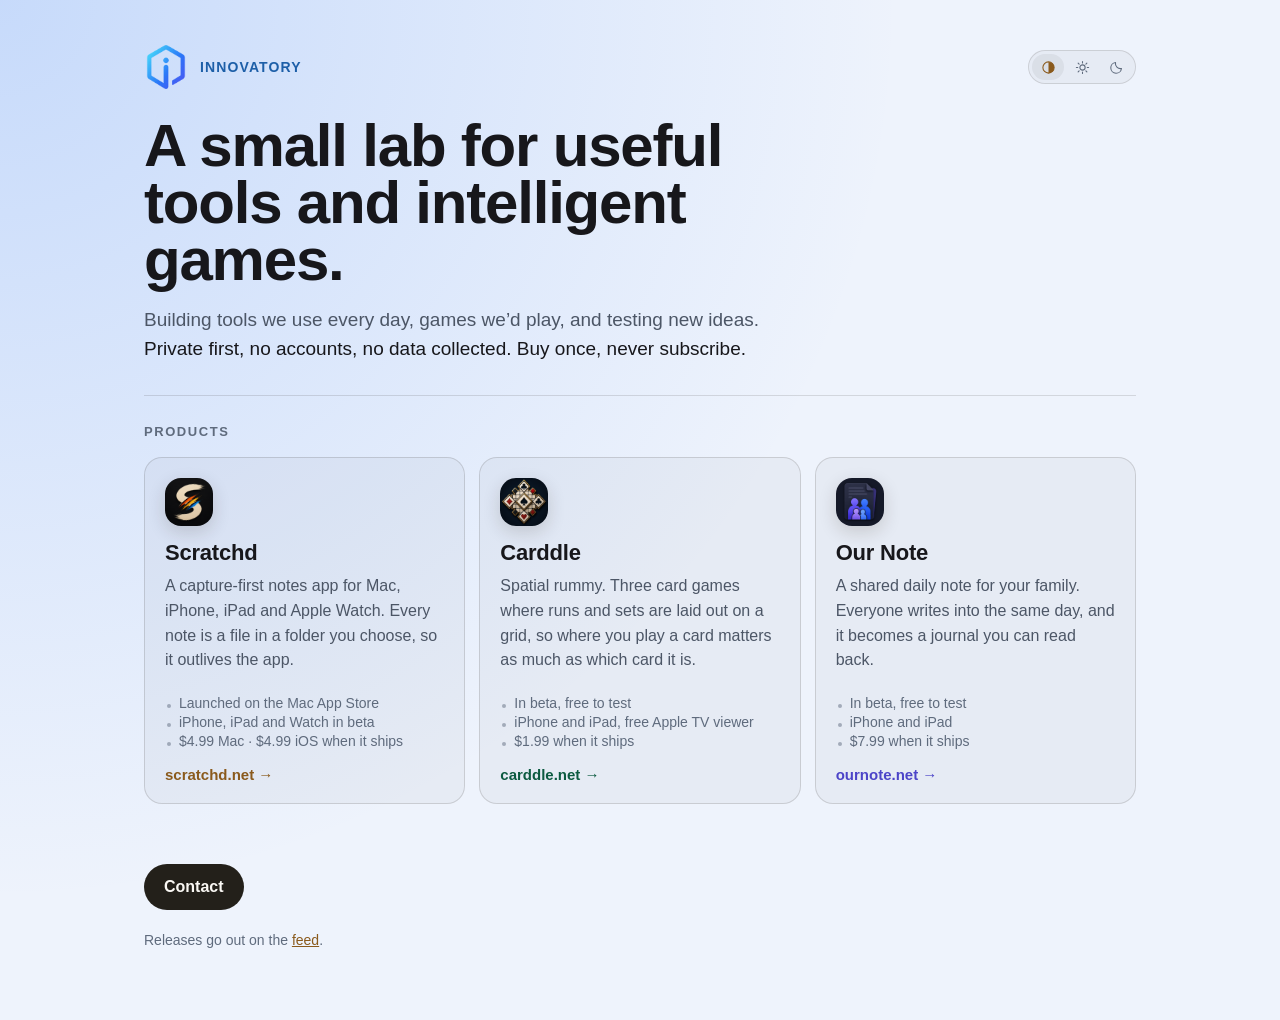
<file: index.html>
<!DOCTYPE html>
<html lang="en">
<head>
  <meta charset="UTF-8" />
  <meta name="viewport" content="width=device-width, initial-scale=1.0" />
  <title>Innovatory</title>
  <meta name="description" content="A small lab for useful tools and intelligent games. Private first, no accounts, no data collected. Buy once, never subscribe." />
  <link rel="icon" href="assets/logo-64.png" type="image/png" />
  <link rel="apple-touch-icon" href="assets/logo-256.png" />
  <link rel="stylesheet" href="styles.css" />
  <meta name="theme-color" content="#0b1224" />
  <script src="theme.js"></script>
  <link rel="alternate" type="application/rss+xml" title="Innovatory" href="feed.xml" />

  <meta property="og:type" content="website" />
  <meta property="og:title" content="Innovatory" />
  <meta property="og:description" content="A small lab for useful tools and intelligent games. Private first, no accounts, no data collected. Buy once, never subscribe." />
  <meta property="og:url" content="https://innovatory.xyz/" />
  <meta property="og:image" content="https://innovatory.xyz/assets/og.jpg" />
  <meta property="og:image:width" content="1200" />
  <meta property="og:image:height" content="630" />
  <meta name="twitter:card" content="summary_large_image" />
</head>
<body>
  <main>
    <header class="masthead">
      <img src="assets/logo-128.png" alt="" class="mark" width="44" height="44" />
      <p class="eyebrow">Innovatory</p>
      <span class="theme-mount" data-theme-mount></span>
    </header>

    <h1>A small lab for useful tools and intelligent games.</h1>
    <p class="subtitle">
      Building tools we use every day, games we&rsquo;d play, and testing new ideas.
      <span class="pf">Private first, no accounts, no data collected. Buy once, never subscribe.</span>
    </p>

    <section class="products" aria-labelledby="products-heading">
      <h2 id="products-heading">Products</h2>

      <a class="product-card p-scratchd" href="https://scratchd.net/">
        <img src="assets/scratchd/icon-256.png" alt="" class="product-icon" width="72" height="72" loading="lazy" />
        <div class="product-body">
          <h3>Scratchd</h3>
          <p>A capture-first notes app for Mac, iPhone, iPad and Apple&nbsp;Watch. Every note is a file in a folder you choose, so it outlives the app.</p>
          <ul class="product-meta">
            <li>Launched on the Mac App&nbsp;Store</li>
            <li>iPhone, iPad and Watch in beta</li>
            <li>$4.99 Mac &middot; $4.99 iOS when it ships</li>
          </ul>
          <span class="product-link">scratchd.net<span aria-hidden="true"> &rarr;</span></span>
        </div>
      </a>

      <a class="product-card p-carddle" href="https://carddle.net/">
        <img src="assets/carddle/icon-256.png" alt="" class="product-icon" width="72" height="72" loading="lazy" />
        <div class="product-body">
          <h3>Carddle</h3>
          <p>Spatial rummy. Three card games where runs and sets are laid out on a grid, so where you play a card matters as much as which card it is.</p>
          <ul class="product-meta">
            <li>In beta, free to test</li>
            <li>iPhone and iPad, free Apple&nbsp;TV viewer</li>
            <li>$1.99 when it ships</li>
          </ul>
          <span class="product-link">carddle.net<span aria-hidden="true"> &rarr;</span></span>
        </div>
      </a>

      <a class="product-card p-ournote" href="https://ournote.net/">
        <img src="assets/ournote/icon-256.png" alt="" class="product-icon" width="72" height="72" loading="lazy" />
        <div class="product-body">
          <h3>Our Note</h3>
          <p>A shared daily note for your family. Everyone writes into the same day, and it becomes a journal you can read back.</p>
          <ul class="product-meta">
            <li>In beta, free to test</li>
            <li>iPhone and iPad</li>
            <li>$7.99 when it ships</li>
          </ul>
          <span class="product-link">ournote.net<span aria-hidden="true"> &rarr;</span></span>
        </div>
      </a>
    </section>

    <a href="mailto:hello@innovatory.xyz" class="button">Contact</a>
    <p class="feed-note">Releases go out on the <a href="feed.xml">feed</a>.</p>
  </main>
</body>
</html>
</file>
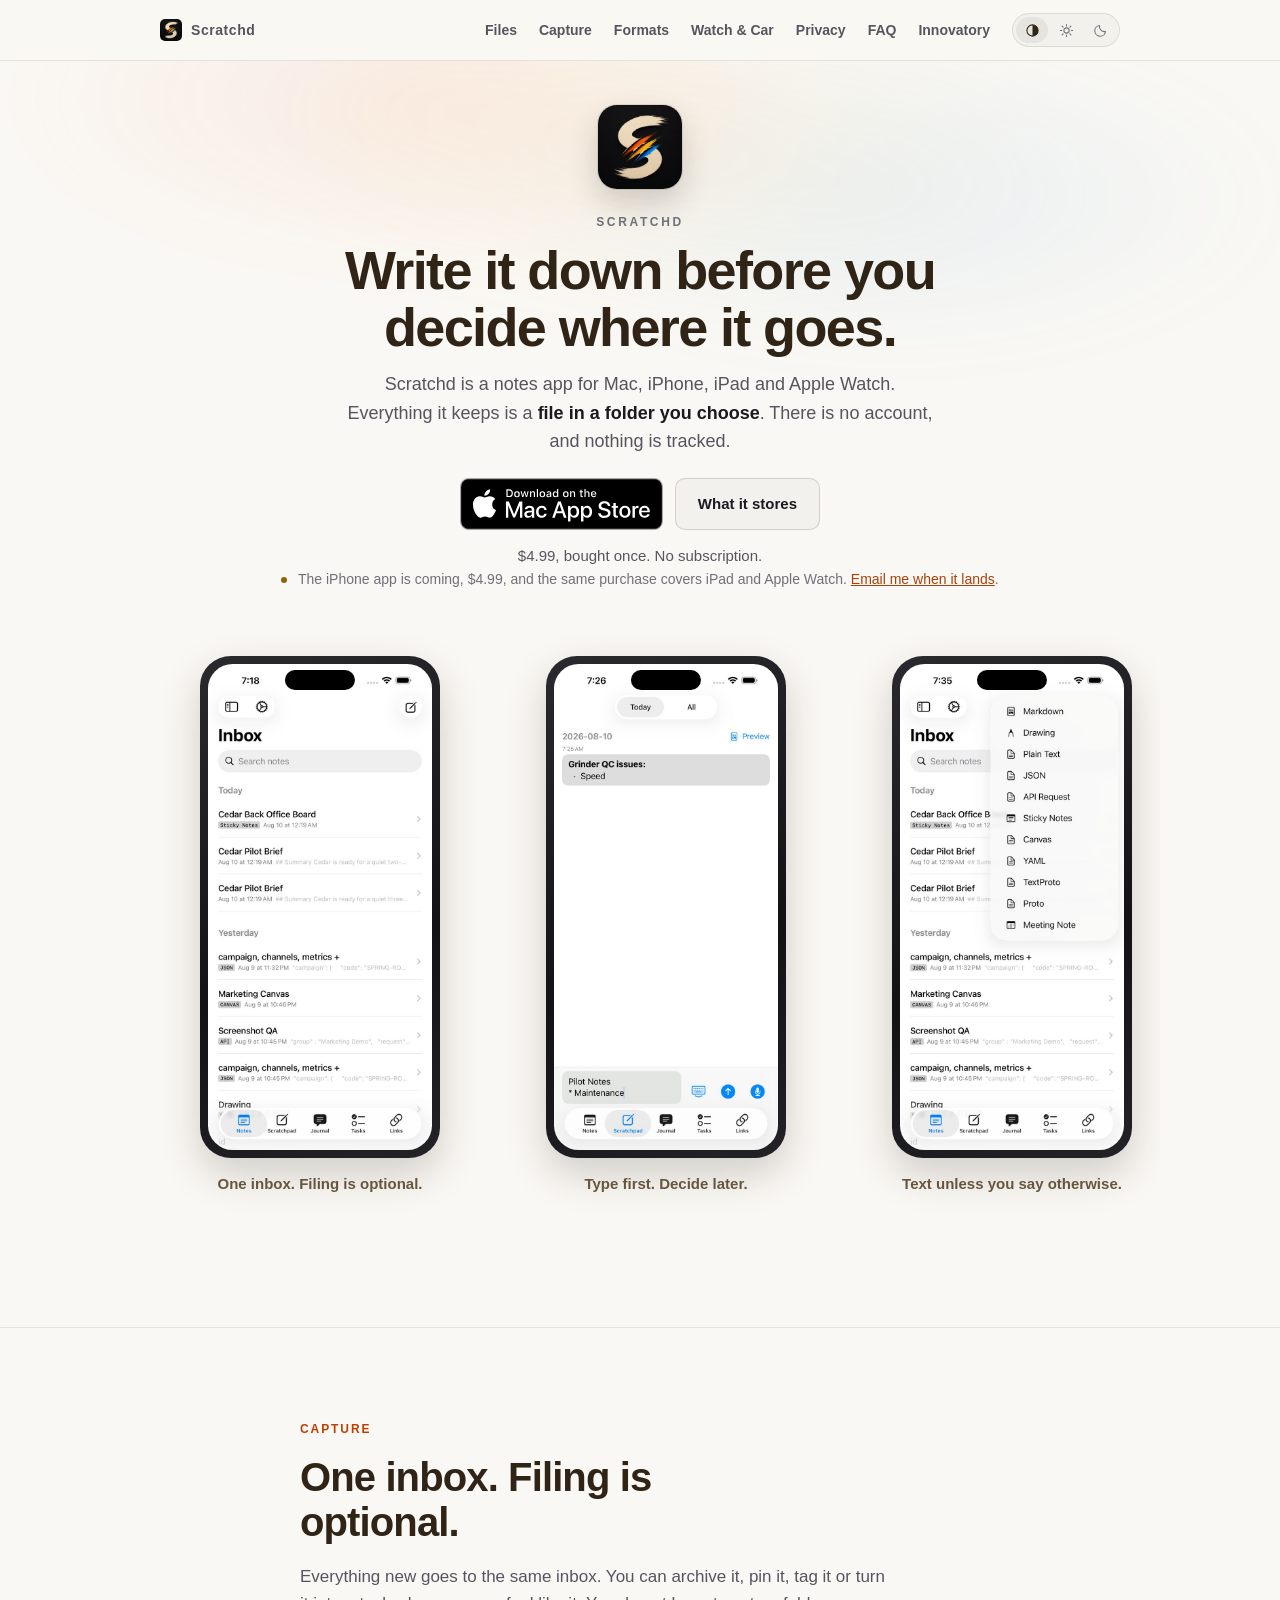
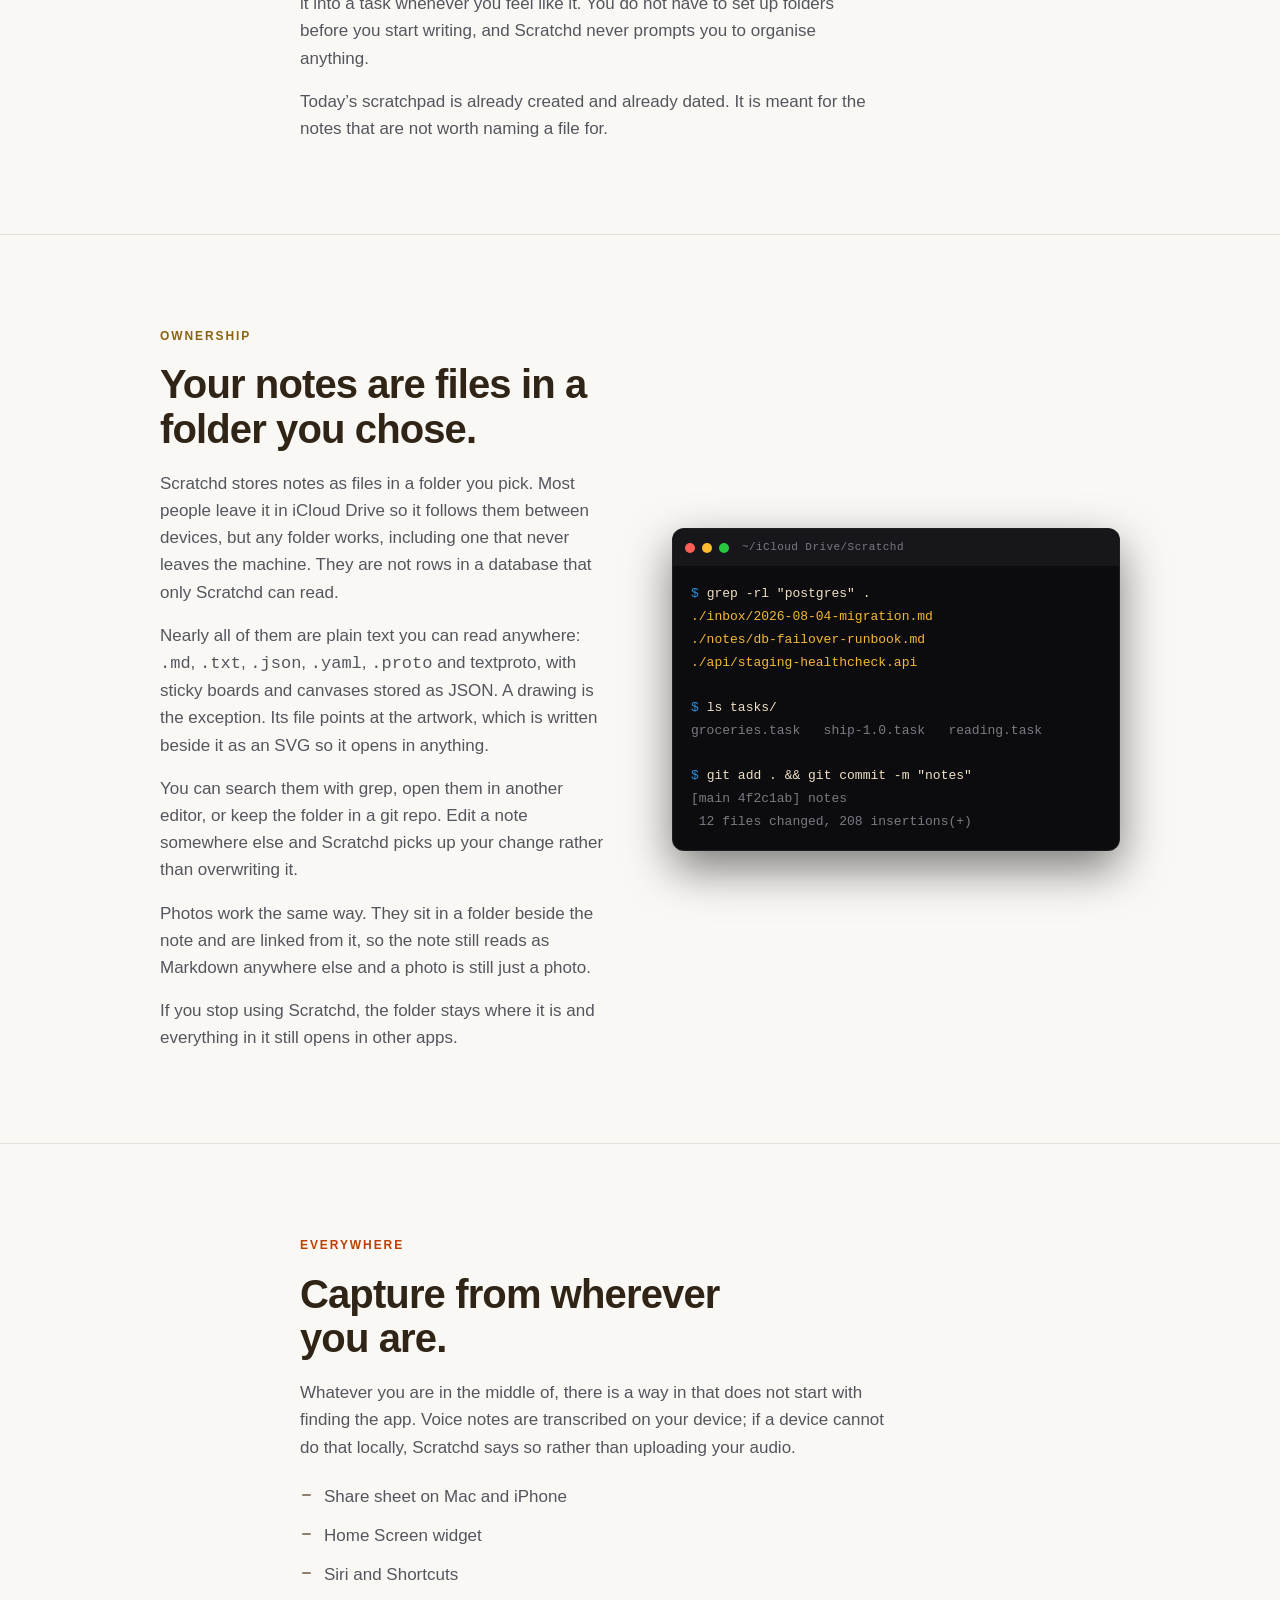
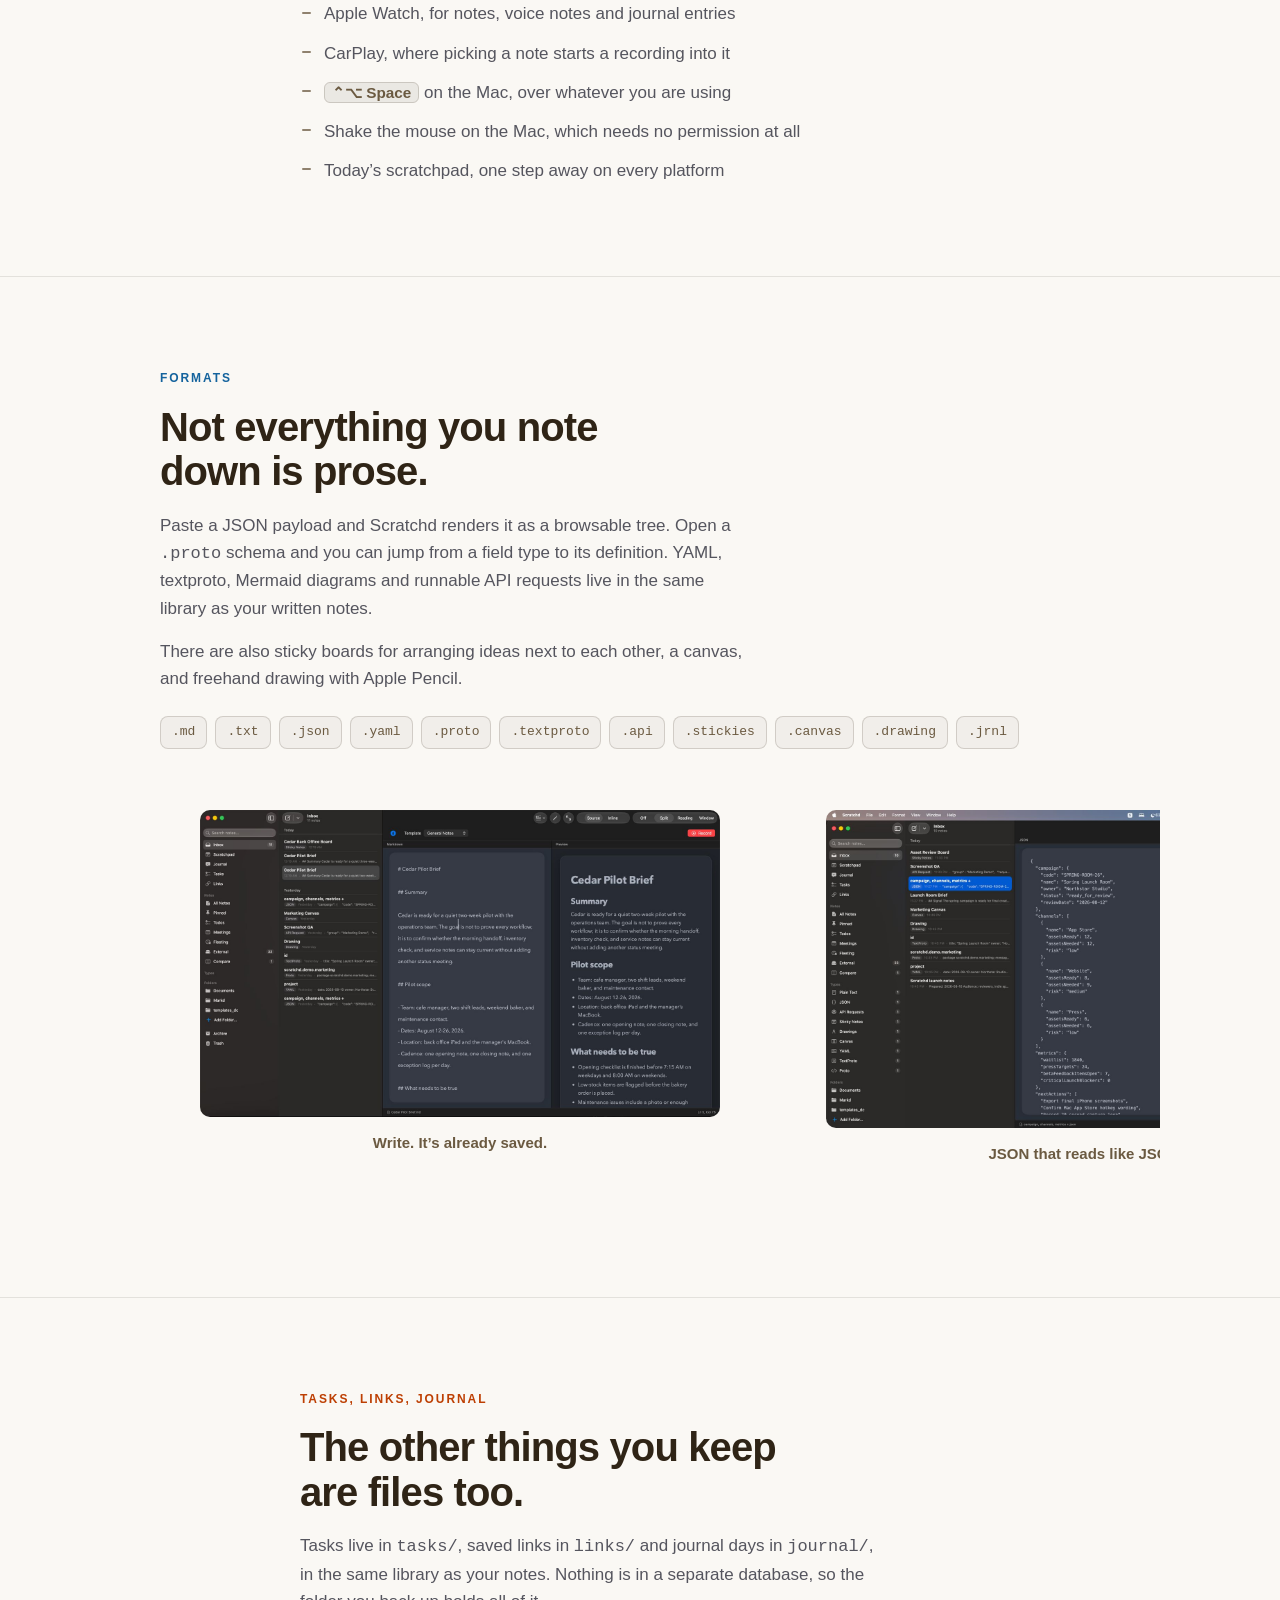
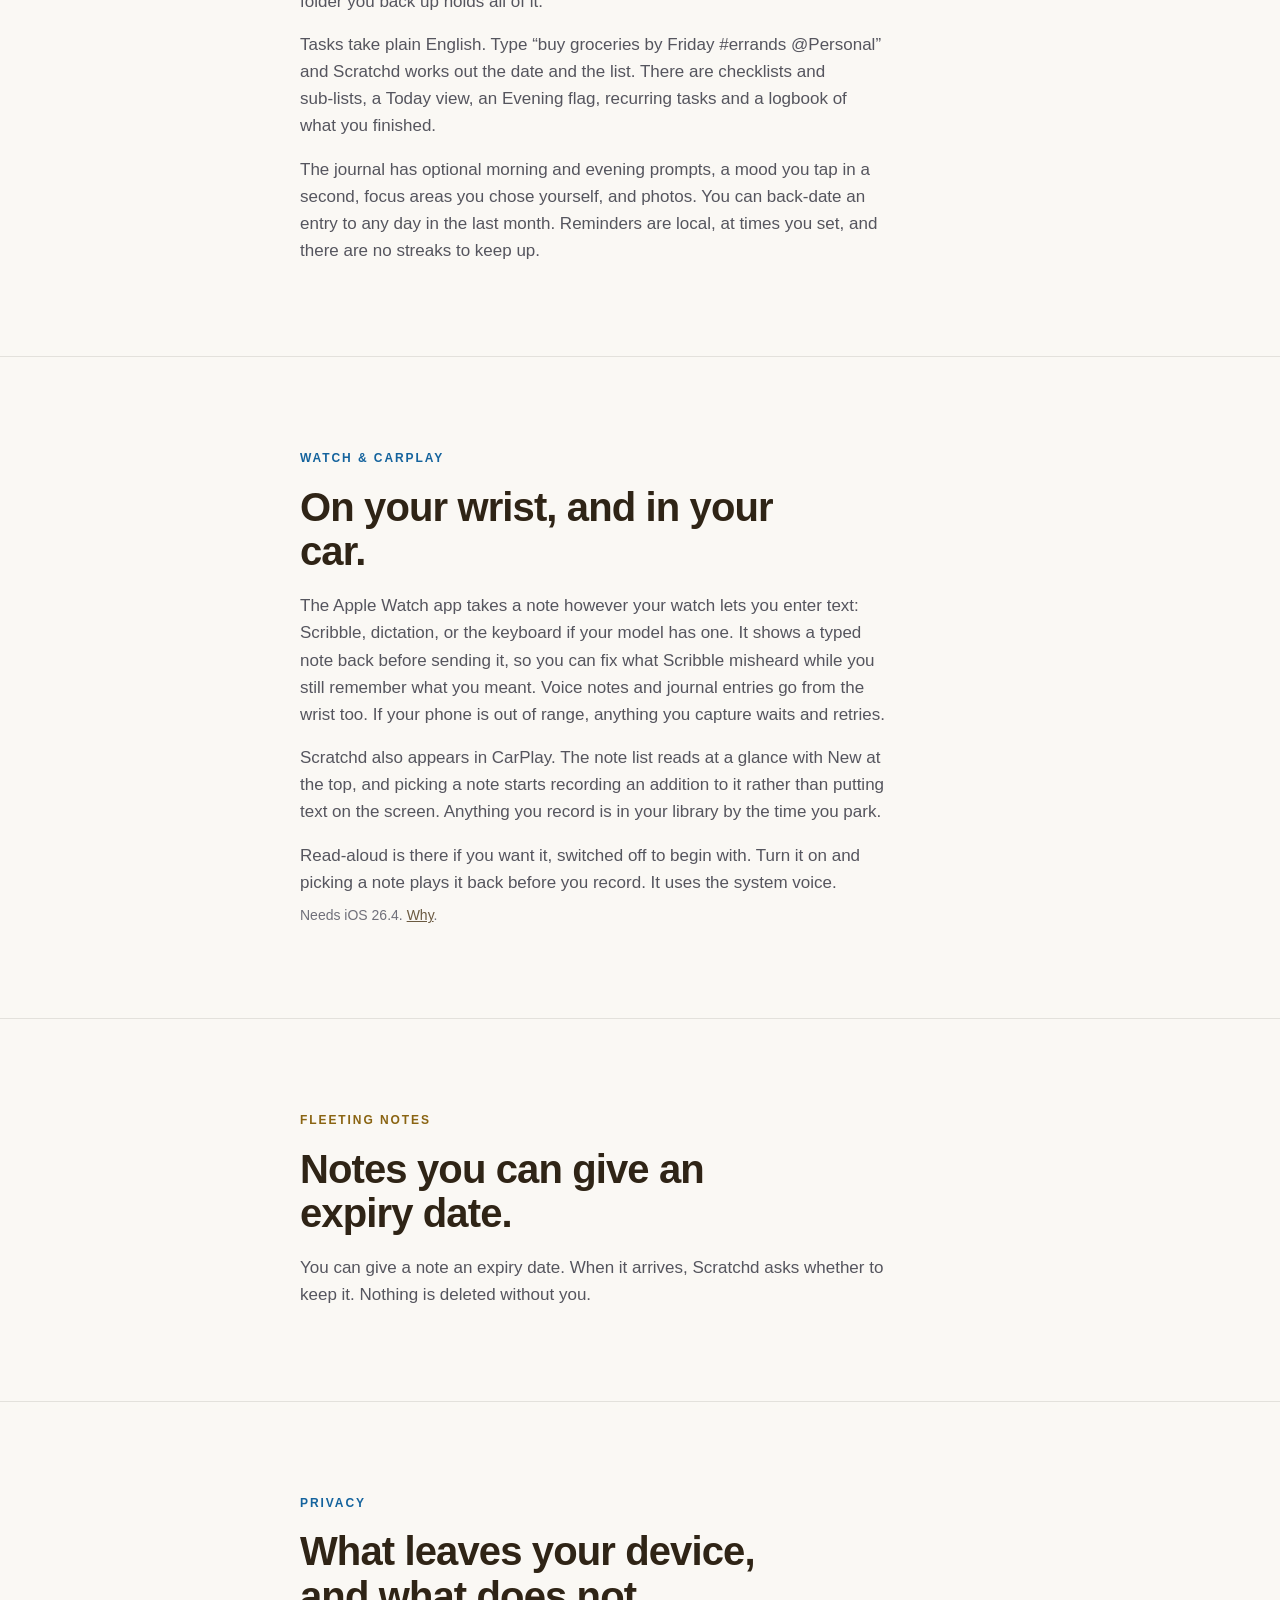
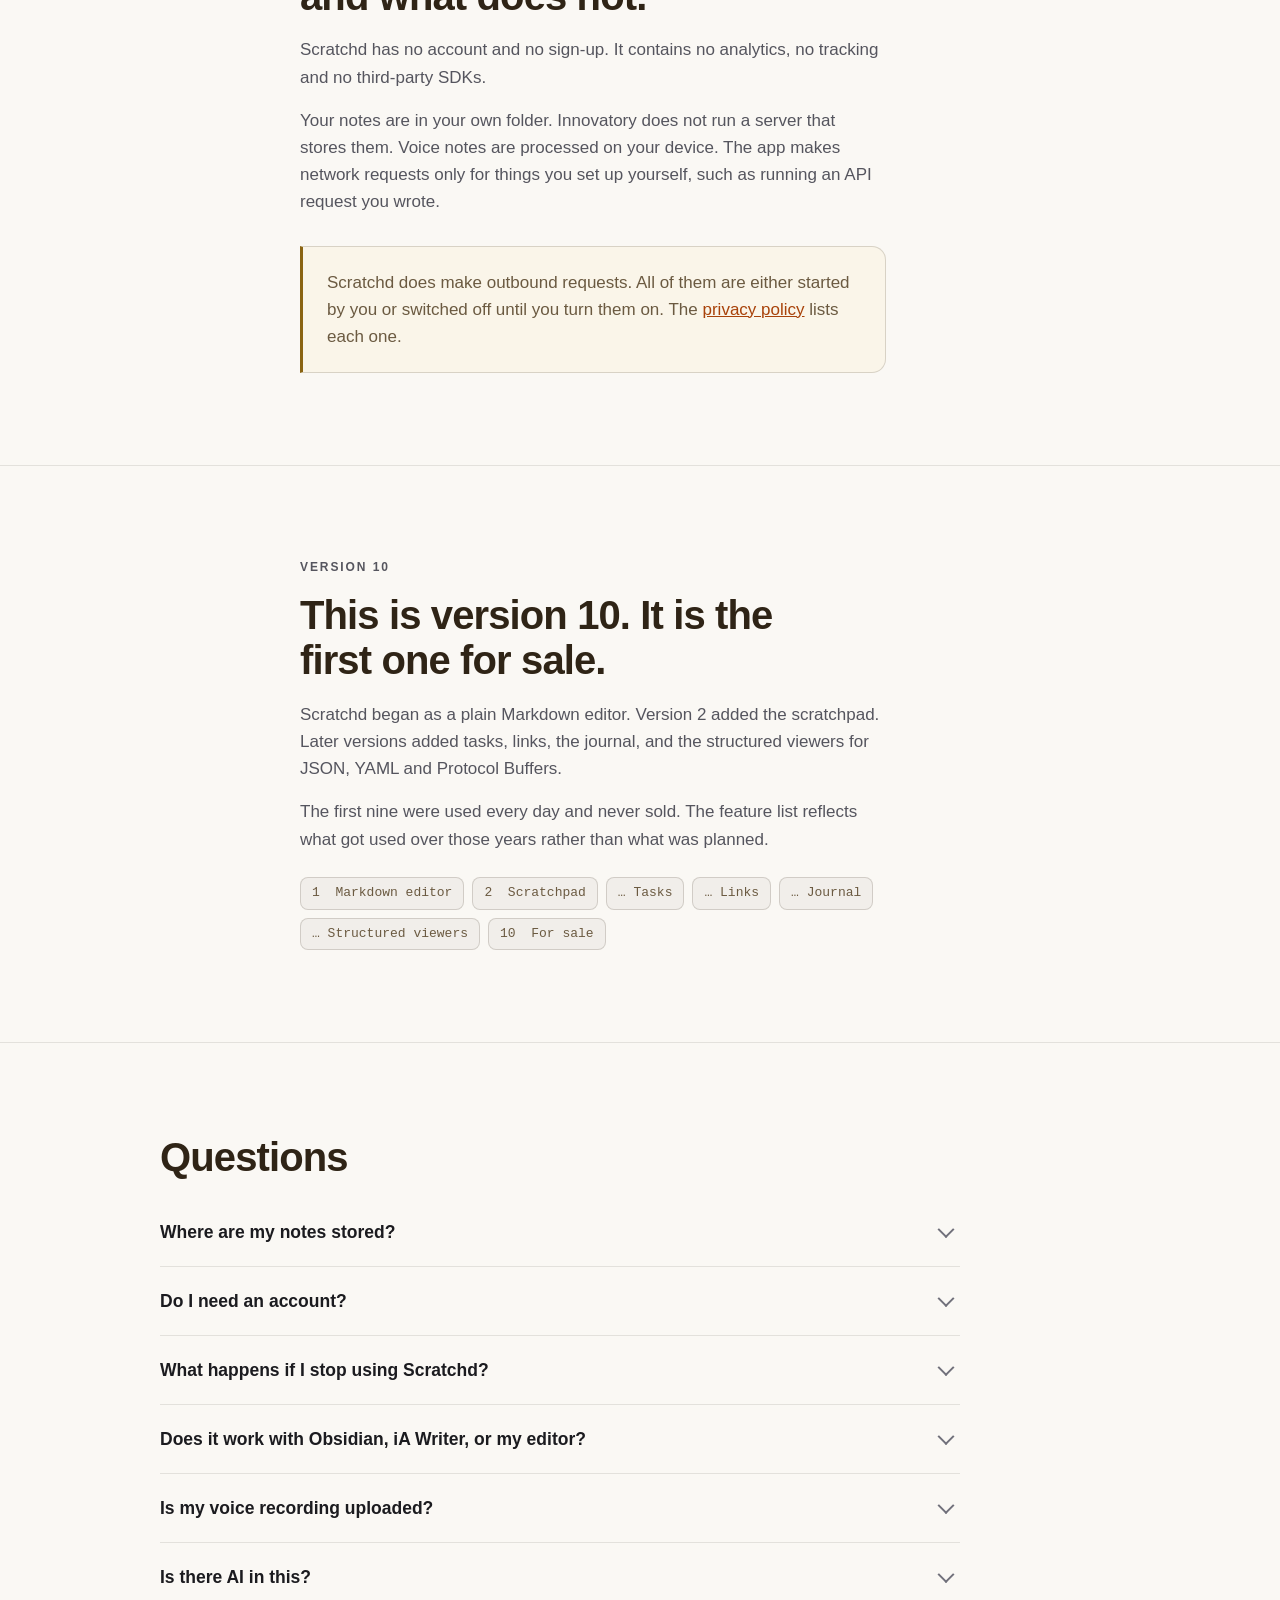
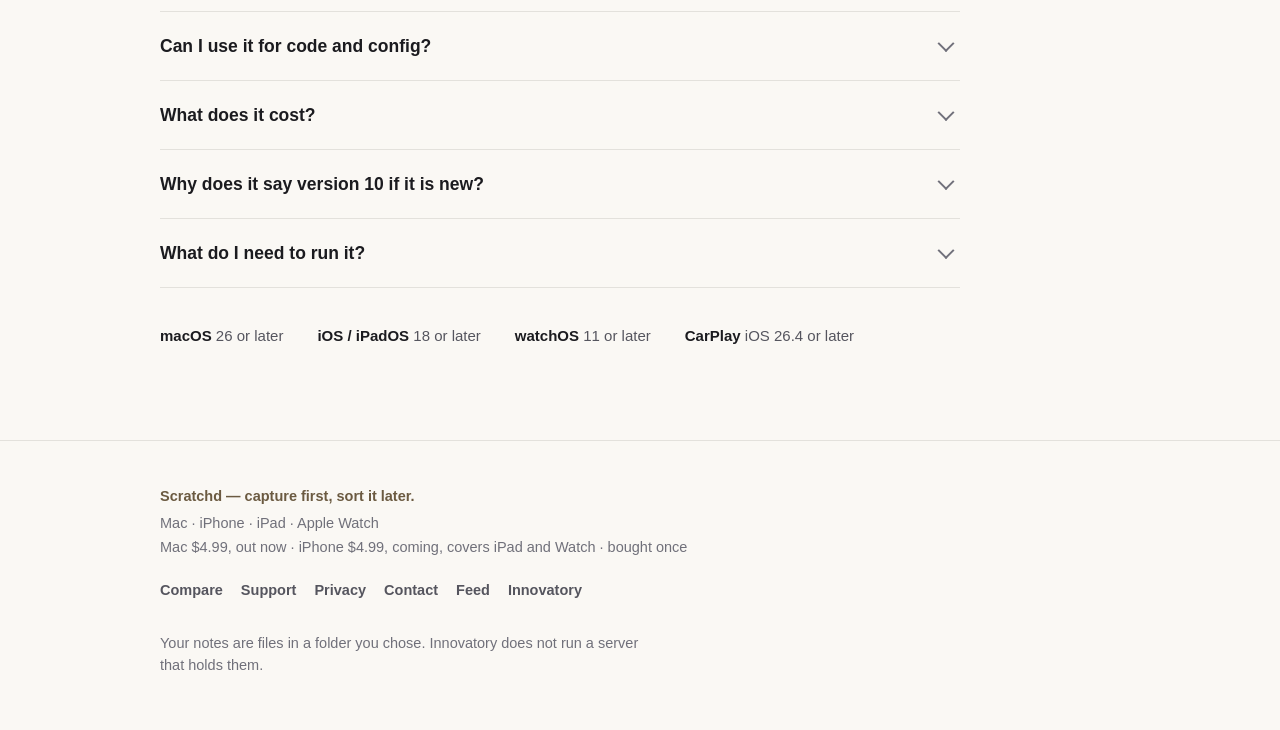
<file: scratchd/index.html>
<!DOCTYPE html>
<html lang="en">
<head>
  <meta charset="UTF-8" />
  <meta name="viewport" content="width=device-width, initial-scale=1.0" />
  <title>Scratchd — capture first, sort it later</title>
  <meta name="description" content="Scratchd is a notes app for Mac, iPhone, iPad and Apple Watch. Everything it keeps is a file in a folder you choose. No account, no tracking." />
  <!-- Canonical points at scratchd.net: this page and the copy there are
       identical, and scratchd.net is the one that should rank. -->
  <link rel="canonical" href="https://scratchd.net/" />
  <link rel="icon" href="../assets/scratchd/icon-128.png" type="image/png" />
  <link rel="apple-touch-icon" href="../assets/scratchd/icon-256.png" />
  <link rel="stylesheet" href="scratchd.css" />
  <meta name="theme-color" content="#09090b" />
  <script src="../theme.js"></script>
  <link rel="alternate" type="application/rss+xml" title="Innovatory" href="../feed.xml" />

  <meta property="og:type" content="website" />
  <meta property="og:title" content="Scratchd — capture first, sort it later" />
  <meta property="og:description" content="A notes app for Mac, iPhone, iPad and Apple Watch. Everything it keeps is a file in a folder you choose." />
  <meta property="og:url" content="https://innovatory.xyz/scratchd/" />
  <meta property="og:image" content="https://innovatory.xyz/assets/scratchd/og.jpg" />
  <meta property="og:image:width" content="1200" />
  <meta property="og:image:height" content="630" />
  <meta name="twitter:card" content="summary_large_image" />

  <script type="application/ld+json">
  {
    "@context": "https://schema.org",
    "@type": "SoftwareApplication",
    "name": "Scratchd",
    "applicationCategory": "ProductivityApplication",
    "operatingSystem": "macOS 26, iOS 18, watchOS 11",
    "url": "https://innovatory.xyz/scratchd/",
    "offers": {
      "@type": "Offer",
      "priceCurrency": "USD",
      "price": "4.99",
      "availability": "https://schema.org/InStock",
      "url": "https://apps.apple.com/app/id6792511673"
    },
    "author": { "@type": "Organization", "name": "Innovatory", "url": "https://innovatory.xyz/" }
  }
  </script>
  <!-- FAQ structured data: regenerate with scripts/faq-schema.py -->
  <script type="application/ld+json">
  {
    "@context": "https://schema.org",
    "@type": "FAQPage",
    "mainEntity": [
      {
        "@type": "Question",
        "name": "Where are my notes stored?",
        "acceptedAnswer": {
          "@type": "Answer",
          "text": "In a folder you choose, as ordinary files. The default is a folder in your iCloud Drive, but you can point Scratchd anywhere, including a folder that stays on one machine. Open it in Finder or the Files app and the notes are just there."
        }
      },
      {
        "@type": "Question",
        "name": "Do I need an account?",
        "acceptedAnswer": {
          "@type": "Answer",
          "text": "No. There is nothing to sign up for, and no Scratchd account exists to make. Syncing, if you want it, is your own iCloud Drive doing the work, so it follows from where you put the folder. Choose a folder outside iCloud Drive and nothing syncs; the notes stay on that device."
        }
      },
      {
        "@type": "Question",
        "name": "What happens if I stop using Scratchd?",
        "acceptedAnswer": {
          "@type": "Answer",
          "text": "You keep the folder. Plain text, Markdown and structured files such as JSON, YAML, .proto and textproto still open in other apps."
        }
      },
      {
        "@type": "Question",
        "name": "Does it work with Obsidian, iA Writer, or my editor?",
        "acceptedAnswer": {
          "@type": "Answer",
          "text": "Yes. Point another app at the same folder. Scratchd notices changes made outside it and picks them up."
        }
      },
      {
        "@type": "Question",
        "name": "Is my voice recording uploaded?",
        "acceptedAnswer": {
          "@type": "Answer",
          "text": "No. Voice notes require on-device speech recognition and Apple’s on-device models, and if those are not available Scratchd declines rather than falling back to a server."
        }
      },
      {
        "@type": "Question",
        "name": "Is there AI in this?",
        "acceptedAnswer": {
          "@type": "Answer",
          "text": "Two features use Apple’s on-device models: voice notes and the journal’s generated reflection. Both run on your device, on hardware and OS versions that support them, and neither is sent anywhere for processing. There is no chatbot."
        }
      },
      {
        "@type": "Question",
        "name": "Can I use it for code and config?",
        "acceptedAnswer": {
          "@type": "Answer",
          "text": "Yes, and that is much of why it exists. JSON, YAML, .proto and textproto get real previews, and .proto gets a schema viewer with go-to-definition."
        }
      },
      {
        "@type": "Question",
        "name": "What does it cost?",
        "acceptedAnswer": {
          "@type": "Answer",
          "text": "There are two apps. The Mac app is $4.99. The iPhone app is $4.99 and covers iPad and Apple Watch as well, so there is nothing further to buy for those. A bundle covering both at $8.99 is planned, and can only appear on the App Store once both apps are live. You buy it once. There is no subscription and no in-app purchase."
        }
      },
      {
        "@type": "Question",
        "name": "Why does it say version 10 if it is new?",
        "acceptedAnswer": {
          "@type": "Answer",
          "text": "Because it is the tenth version. It is the first one that has been for sale. It started as a plain Markdown editor and gained a scratchpad, tasks, links, a journal and the structured viewers over the versions since."
        }
      },
      {
        "@type": "Question",
        "name": "What do I need to run it?",
        "acceptedAnswer": {
          "@type": "Answer",
          "text": "macOS 26, iOS 18, watchOS 11. Two features need more: CarPlay requires iOS 26.4, and voice notes plus the journal’s generated reflection require a device that supports Apple Intelligence."
        }
      }
    ]
  }
  </script>
  <!-- end FAQ structured data -->
</head>
<body>
  <a class="skip" href="#main">Skip to content</a>

  <nav class="nav">
    <div class="wrap nav-inner">
      <a class="nav-home" href="./">
        <img src="../assets/scratchd/icon-128.png" alt="" width="22" height="22" style="border-radius:5px" />
        <span class="nav-word">Scratchd</span>
      </a>
      <div class="nav-links">
        <a href="#files" class="optional">Files</a>
        <a href="#capture" class="optional">Capture</a>
        <a href="#formats" class="optional">Formats</a>
        <a href="#wrist-and-car" class="optional">Watch &amp; Car</a>
        <a href="#privacy">Privacy</a>
        <a href="#faq">FAQ</a>
        <a href="../" class="optional">Innovatory</a>
        <span class="theme-mount" data-theme-mount></span>
      </div>
    </div>
  </nav>

  <main id="main">

    <!-- ============ HERO ============ -->
    <header class="hero">
      <div class="wrap">
        <img src="../assets/scratchd/icon-256.png" alt="Scratchd app icon" class="app-icon" width="84" height="84" />
        <p class="wordmark">Scratchd</p>
        <h1>Write it down before you decide where it goes.</h1>
        <p class="hero-sub">
          Scratchd is a notes app for Mac, iPhone, iPad and Apple&nbsp;Watch. Everything it keeps is a
          <strong>file in a folder you choose</strong>. There is no account, and nothing is tracked.
        </p>

        <div class="cta-row">
          <a class="store-badge" href="https://apps.apple.com/app/id6792511673">
            <img class="badge-black" src="../assets/scratchd/mac-app-store-badge-black.svg"
                 alt="Download on the Mac App Store" width="156" height="40" />
            <img class="badge-white" src="../assets/scratchd/mac-app-store-badge-white.svg"
                 alt="Download on the Mac App Store" width="156" height="40" />
          </a>
          <a class="btn btn-ghost" href="privacy/">
            What it stores
          </a>
        </div>
        <p class="price-note">$4.99, bought once. No subscription.</p>

        <p class="availability">
          <span class="dot" aria-hidden="true"></span>
          The iPhone app is coming, $4.99, and the same purchase covers iPad and Apple&nbsp;Watch.
          <a href="mailto:scratchd@innovatory.xyz?subject=Scratchd%20for%20iPhone&amp;body=Let%20me%20know%20when%20the%20iPhone%20app%20is%20out.">Email me when it lands</a>.
        </p>

      </div>
    </header>

    <!-- ============ IPHONE SHOTS ============ -->
    <section class="section tight" aria-label="Scratchd on iPhone">
      <div class="wrap">
        <div class="shots">

          <figure class="shot">
            <div class="phone"><div class="screen">
              <img src="../assets/scratchd/shots/iphone-01-inbox.jpg" alt="Inbox with mixed note types" width="660" height="1434" loading="lazy" />
            </div></div>
            <figcaption>One inbox. Filing is optional.</figcaption>
          </figure>

          <figure class="shot">
            <div class="phone"><div class="screen">
              <img src="../assets/scratchd/shots/iphone-02-capture.jpg" alt="Scratchpad with the jot field open" width="660" height="1434" loading="lazy" />
            </div></div>
            <figcaption>Type first. Decide later.</figcaption>
          </figure>

          <figure class="shot">
            <div class="phone"><div class="screen">
              <img src="../assets/scratchd/shots/iphone-03-types.jpg" alt="The new&#8209;note menu listing every note type" width="660" height="1434" loading="lazy" />
            </div></div>
            <figcaption>Text unless you say otherwise.</figcaption>
          </figure>

          <figure class="shot">
            <div class="phone"><div class="screen">
              <img src="../assets/scratchd/shots/iphone-04-editor.jpg" alt="Markdown note being edited" width="660" height="1434" loading="lazy" />
            </div></div>
            <figcaption>Write. It&rsquo;s already saved.</figcaption>
          </figure>

          <figure class="shot">
            <div class="phone"><div class="screen">
              <img src="../assets/scratchd/shots/iphone-05-photos-source.jpg" alt="Markdown source showing photos linked from an images folder" width="660" height="1434" loading="lazy" />
            </div></div>
            <figcaption>A photo is a link to a file.</figcaption>
          </figure>

          <figure class="shot">
            <div class="phone"><div class="screen">
              <img src="../assets/scratchd/shots/iphone-06-photos-preview.jpg" alt="The same note in preview, with the photos drawn inline" width="660" height="1434" loading="lazy" />
            </div></div>
            <figcaption>Preview draws it in place.</figcaption>
          </figure>

          <figure class="shot">
            <div class="phone"><div class="screen">
              <img src="../assets/scratchd/shots/iphone-07-json.jpg" alt="JSON rendered as a browsable tree" width="660" height="1434" loading="lazy" />
            </div></div>
            <figcaption>JSON that reads like JSON.</figcaption>
          </figure>

          <figure class="shot">
            <div class="phone"><div class="screen">
              <img src="../assets/scratchd/shots/iphone-08-tasks.jpg" alt="Tasks, natural&#8209;language entry" width="660" height="1434" loading="lazy" />
            </div></div>
            <figcaption>Plain English becomes a task.</figcaption>
          </figure>

          <figure class="shot">
            <div class="phone"><div class="screen">
              <img src="../assets/scratchd/shots/iphone-09-sticky.jpg" alt="Sticky note board" width="660" height="1434" loading="lazy" />
            </div></div>
            <figcaption>Room for the messy stage.</figcaption>
          </figure>

          <figure class="shot">
            <div class="phone"><div class="screen">
              <img src="../assets/scratchd/shots/iphone-10-journal.jpg" alt="Journal prompt with the mood picker" width="660" height="1434" loading="lazy" />
            </div></div>
            <figcaption>A journal that doesn&rsquo;t nag.</figcaption>
          </figure>

        </div>
      </div>
    </section>

    <!-- ============ INBOX ============ -->
    <section class="section" id="inbox">
      <div class="wrap narrow">
        <p class="kicker red">Capture</p>
        <h2>One inbox. Filing is optional.</h2>
        <p>
          Everything new goes to the same inbox. You can archive it, pin it, tag it or turn it into a
          task whenever you feel like it. You do not have to set up folders before you start writing,
          and Scratchd never prompts you to organise anything.
        </p>
        <p>
          Today&rsquo;s scratchpad is already created and already dated. It is meant for the notes that
          are not worth naming a file for.
        </p>
      </div>
    </section>

    <!-- ============ FILES ============ -->
    <section class="section" id="files">
      <div class="wrap split">
        <div>
          <p class="kicker gold">Ownership</p>
          <h2>Your notes are files in a folder you chose.</h2>
          <p>
            Scratchd stores notes as files in a folder you pick. Most people leave it in
            iCloud&nbsp;Drive so it follows them between devices, but any folder works, including one
            that never leaves the machine. They are not rows in a database that only Scratchd can read.
          </p>
          <p>
            Nearly all of them are plain text you can read anywhere: <code>.md</code>,
            <code>.txt</code>, <code>.json</code>, <code>.yaml</code>, <code>.proto</code> and
            textproto, with sticky boards and canvases stored as JSON. A drawing is the exception. Its
            file points at the artwork, which is written beside it as an SVG so it opens in anything.
          </p>
          <p>
            You can search them with grep, open them in another editor, or keep the folder in a git repo.
            Edit a note somewhere else and Scratchd picks up your change rather than overwriting it.
          </p>
          <p>
            Photos work the same way. They sit in a folder beside the note and are linked from it, so the
            note still reads as Markdown anywhere else and a photo is still just a photo.
          </p>
          <p>
            If you stop using Scratchd, the folder stays where it is and everything in it still opens in
            other apps.
          </p>
        </div>

        <div class="split-visual">
          <div class="term">
            <div class="term-bar"><i></i><i></i><i></i><span>~/iCloud Drive/Scratchd</span></div>
<pre><span class="p">$</span> <span class="c">grep -rl "postgres" .</span>
<span class="g">./inbox/2026-08-04-migration.md</span>
<span class="g">./notes/db-failover-runbook.md</span>
<span class="g">./api/staging-healthcheck.api</span>

<span class="p">$</span> <span class="c">ls tasks/</span>
<span class="dim">groceries.task   ship-1.0.task   reading.task</span>

<span class="p">$</span> <span class="c">git add . &amp;&amp; git commit -m "notes"</span>
<span class="dim">[main 4f2c1ab] notes
 12 files changed, 208 insertions(+)</span>
</pre>
          </div>
        </div>
      </div>
    </section>

    <!-- ============ CAPTURE ============ -->
    <section class="section" id="capture">
      <div class="wrap narrow">
        <p class="kicker red">Everywhere</p>
        <h2>Capture from wherever you are.</h2>
        <p>
          Whatever you are in the middle of, there is a way in that does not start with finding the app.
          Voice notes are transcribed on your device; if a device cannot do that locally, Scratchd says so
          rather than uploading your audio.
        </p>

        <ul class="bullets">
          <li>Share sheet on Mac and iPhone</li>
          <li>Home Screen widget</li>
          <li>Siri and Shortcuts</li>
          <li>Apple Watch, for notes, voice notes and journal entries</li>
          <li>CarPlay, where picking a note starts a recording into it</li>
          <li><kbd>&#8963;&#8997;&nbsp;Space</kbd> on the Mac, over whatever you are using</li>
          <li>Shake the mouse on the Mac, which needs no permission at all</li>
          <li>Today&rsquo;s scratchpad, one step away on every platform</li>
        </ul>
      </div>
    </section>

    <!-- ============ FORMATS ============ -->
    <section class="section" id="formats">
      <div class="wrap">
        <p class="kicker blue">Formats</p>
        <h2>Not everything you note down is prose.</h2>
        <p>
          Paste a JSON payload and Scratchd renders it as a browsable tree. Open a <code>.proto</code>
          schema and you can jump from a field type to its definition. YAML, textproto, Mermaid diagrams
          and runnable API requests live in the same library as your written notes.
        </p>
        <p>
          There are also sticky boards for arranging ideas next to each other, a canvas, and freehand
          drawing with Apple&nbsp;Pencil.
        </p>

        <ul class="chips">
          <li>.md</li><li>.txt</li><li>.json</li><li>.yaml</li>
          <li>.proto</li><li>.textproto</li><li>.api</li>
          <li>.stickies</li><li>.canvas</li><li>.drawing</li><li>.jrnl</li>
        </ul>

        <div class="shots" style="margin-top:40px">

          <figure class="shot wide">
            <div class="macshot">
              <img src="../assets/scratchd/shots/mac-01-editor.jpg" alt="Markdown editor beside the live preview" width="1500" height="886" loading="lazy" />
            </div>
            <figcaption>Write. It&rsquo;s already saved.</figcaption>
          </figure>

          <figure class="shot wide">
            <div class="macshot">
              <img src="../assets/scratchd/shots/mac-02-json.jpg" alt="JSON source beside the rendered tree" width="1500" height="916" loading="lazy" />
            </div>
            <figcaption>JSON that reads like JSON.</figcaption>
          </figure>

          <figure class="shot wide">
            <div class="macshot">
              <img src="../assets/scratchd/shots/mac-03-proto.jpg" alt="Proto schema viewer with go&#8209;to&#8209;definition" width="1500" height="885" loading="lazy" />
            </div>
            <figcaption>Jump through your schemas.</figcaption>
          </figure>

          <figure class="shot wide">
            <div class="macshot">
              <img src="../assets/scratchd/shots/mac-04-api.jpg" alt="API request beside its response" width="1500" height="883" loading="lazy" />
            </div>
            <figcaption>Run the request. Keep the response.</figcaption>
          </figure>

          <figure class="shot wide">
            <div class="macshot">
              <img src="../assets/scratchd/shots/mac-05-compare.jpg" alt="Two JSON files compared side by side" width="1500" height="886" loading="lazy" />
            </div>
            <figcaption>Diff without leaving.</figcaption>
          </figure>

          <figure class="shot wide">
            <div class="macshot">
              <img src="../assets/scratchd/shots/mac-06-sticky.jpg" alt="Sticky note board" width="1500" height="885" loading="lazy" />
            </div>
            <figcaption>Room for the messy stage.</figcaption>
          </figure>

        </div>
      </div>
    </section>

    <!-- ============ TASKS, LINKS, JOURNAL ============ -->
    <section class="section" id="the-rest">
      <div class="wrap narrow">
        <p class="kicker red">Tasks, links, journal</p>
        <h2>The other things you keep are files too.</h2>
        <p>
          Tasks live in <code>tasks/</code>, saved links in <code>links/</code> and journal days in
          <code>journal/</code>, in the same library as your notes. Nothing is in a separate database,
          so the folder you back up holds all of it.
        </p>
        <p>
          Tasks take plain English. Type &ldquo;buy groceries by Friday #errands @Personal&rdquo; and
          Scratchd works out the date and the list. There are checklists and sub&#8209;lists, a Today
          view, an Evening flag, recurring tasks and a logbook of what you finished.
        </p>
        <p>
          The journal has optional morning and evening prompts, a mood you tap in a second, focus areas
          you chose yourself, and photos. You can back&#8209;date an entry to any day in the last month.
          Reminders are local, at times you set, and there are no streaks to keep up.
        </p>
      </div>
    </section>

    <!-- ============ WATCH & CARPLAY ============ -->
    <section class="section" id="wrist-and-car">
      <div class="wrap narrow">
        <p class="kicker blue">Watch &amp; CarPlay</p>
        <h2>On your wrist, and in your car.</h2>
        <p>
          The Apple&nbsp;Watch app takes a note however your watch lets you enter text: Scribble,
          dictation, or the keyboard if your model has one. It shows a typed note back before sending it,
          so you can fix what Scribble misheard while you still remember what you meant. Voice notes and
          journal entries go from the wrist too. If your phone is out of range, anything you capture waits
          and retries.
        </p>
        <p>
          Scratchd also appears in CarPlay. The note list reads at a glance with New at the top, and
          picking a note starts recording an addition to it rather than putting text on the screen.
          Anything you record is in your library by the time you park.
        </p>
        <p>
          Read&#8209;aloud is there if you want it, switched off to begin with. Turn it on and picking a
          note plays it back before you record. It uses the system voice.
          <span class="aside">Needs iOS&nbsp;26.4. <a href="support/">Why</a>.</span>
        </p>
      </div>
    </section>

    <!-- ============ FLEETING ============ -->
    <section class="section" id="fleeting">
      <div class="wrap narrow">
        <p class="kicker gold">Fleeting notes</p>
        <h2>Notes you can give an expiry date.</h2>
        <p>
          You can give a note an expiry date. When it arrives, Scratchd asks whether to keep it. Nothing
          is deleted without you.
        </p>
      </div>
    </section>

    <!-- ============ PRIVACY ============ -->
    <section class="section" id="privacy">
      <div class="wrap narrow">
        <p class="kicker blue">Privacy</p>
        <h2>What leaves your device, and what does not.</h2>
        <p>
          Scratchd has no account and no sign&#8209;up. It contains no analytics, no tracking and no
          third&#8209;party SDKs.
        </p>
        <p>
          Your notes are in your own folder. Innovatory does not run a server that stores them. Voice
          notes are processed on your device. The app makes network requests only for things you set up
          yourself, such as running an API request you wrote.
        </p>

        <div class="callout">
          <p>
            Scratchd does make outbound requests. All of them are either started by you or switched off
            until you turn them on. The <a href="privacy/">privacy policy</a> lists each one.
          </p>
        </div>
      </div>
    </section>

    <!-- ============ STORY ============ -->
    <section class="section" id="story">
      <div class="wrap narrow">
        <p class="kicker">Version 10</p>
        <h2>This is version 10. It is the first one for sale.</h2>
        <p>
          Scratchd began as a plain Markdown editor. Version 2 added the scratchpad. Later versions added
          tasks, links, the journal, and the structured viewers for JSON, YAML and Protocol Buffers.
        </p>
        <p>
          The first nine were used every day and never sold. The feature list reflects what got used over
          those years rather than what was planned.
        </p>

        <ul class="chips">
          <li>1 &nbsp;Markdown editor</li>
          <li>2 &nbsp;Scratchpad</li>
          <li>&hellip;&nbsp;Tasks</li>
          <li>&hellip;&nbsp;Links</li>
          <li>&hellip;&nbsp;Journal</li>
          <li>&hellip;&nbsp;Structured viewers</li>
          <li>10 &nbsp;For sale</li>
        </ul>
      </div>
    </section>

    <!-- ============ FAQ ============ -->
    <section class="section" id="faq">
      <div class="wrap">
        <h2>Questions</h2>
        <div class="faq">

          <details>
            <summary>Where are my notes stored?</summary>
            <p>In a folder you choose, as ordinary files. The default is a folder in your iCloud&nbsp;Drive, but you can point Scratchd anywhere, including a folder that stays on one machine. Open it in Finder or the Files app and the notes are just there.</p>
          </details>

          <details>
            <summary>Do I need an account?</summary>
            <p>No. There is nothing to sign up for, and no Scratchd account exists to make. Syncing, if you want it, is your own iCloud&nbsp;Drive doing the work, so it follows from where you put the folder. Choose a folder outside iCloud&nbsp;Drive and nothing syncs; the notes stay on that device.</p>
          </details>

          <details>
            <summary>What happens if I stop using Scratchd?</summary>
            <p>You keep the folder. Plain text, Markdown and structured files such as JSON, YAML, <code>.proto</code> and textproto still open in other apps.</p>
          </details>

          <details>
            <summary>Does it work with Obsidian, iA Writer, or my editor?</summary>
            <p>Yes. Point another app at the same folder. Scratchd notices changes made outside it and picks them up.</p>
          </details>

          <details>
            <summary>Is my voice recording uploaded?</summary>
            <p>No. Voice notes require on&#8209;device speech recognition and Apple&rsquo;s on&#8209;device models, and if those are not available Scratchd declines rather than falling back to a server.</p>
          </details>

          <details>
            <summary>Is there AI in this?</summary>
            <p>Two features use Apple&rsquo;s on&#8209;device models: voice notes and the journal&rsquo;s generated reflection. Both run on your device, on hardware and OS versions that support them, and neither is sent anywhere for processing. There is no chatbot.</p>
          </details>

          <details>
            <summary>Can I use it for code and config?</summary>
            <p>Yes, and that is much of why it exists. JSON, YAML, <code>.proto</code> and textproto get real previews, and <code>.proto</code> gets a schema viewer with go&#8209;to&#8209;definition.</p>
          </details>

          <details>
            <summary>What does it cost?</summary>
            <p>There are two apps. The Mac app is $4.99. The iPhone app is $4.99 and covers iPad and Apple&nbsp;Watch as well, so there is nothing further to buy for those. A bundle covering both at $8.99 is planned, and can only appear on the App&nbsp;Store once both apps are live. You buy it once. There is no subscription and no in&#8209;app purchase.</p>
          </details>

          <details>
            <summary>Why does it say version 10 if it is new?</summary>
            <p>Because it is the tenth version. It is the first one that has been for sale. It started as a plain Markdown editor and gained a scratchpad, tasks, links, a journal and the structured viewers over the versions since.</p>
          </details>

          <details>
            <summary>What do I need to run it?</summary>
            <p>macOS&nbsp;26, iOS&nbsp;18, watchOS&nbsp;11. Two features need more: CarPlay requires iOS&nbsp;26.4, and voice notes plus the journal&rsquo;s generated reflection require a device that supports Apple&nbsp;Intelligence.</p>
          </details>

        </div>

        <ul class="reqs" style="margin-top:36px">
          <li><b>macOS</b> 26 or later</li>
          <li><b>iOS / iPadOS</b> 18 or later</li>
          <li><b>watchOS</b> 11 or later</li>
          <li><b>CarPlay</b> iOS 26.4 or later</li>
        </ul>
      </div>
    </section>
  </main>

  <footer class="footer">
    <div class="wrap">
      <div class="footer-top">
        <div>
          <p class="footer-tag">Scratchd &mdash; capture first, sort it later.</p>
          <p class="footer-plat">Mac &middot; iPhone &middot; iPad &middot; Apple Watch</p>
          <p class="footer-plat">Mac $4.99, out now &middot; iPhone $4.99, coming, covers iPad and Watch &middot; bought once</p>
        </div>
        <div class="footer-links">
          <a href="compare/">Compare</a>
          <a href="support/">Support</a>
          <a href="privacy/">Privacy</a>
          <a href="mailto:scratchd@innovatory.xyz">Contact</a>
          <a href="../feed.xml">Feed</a>
          <a href="../">Innovatory</a>
        </div>
      </div>
      <p class="footer-note">
        Your notes are files in a folder you chose. Innovatory does not run a server that holds them.
      </p>
    </div>
  </footer>
</body>
</html>
</file>
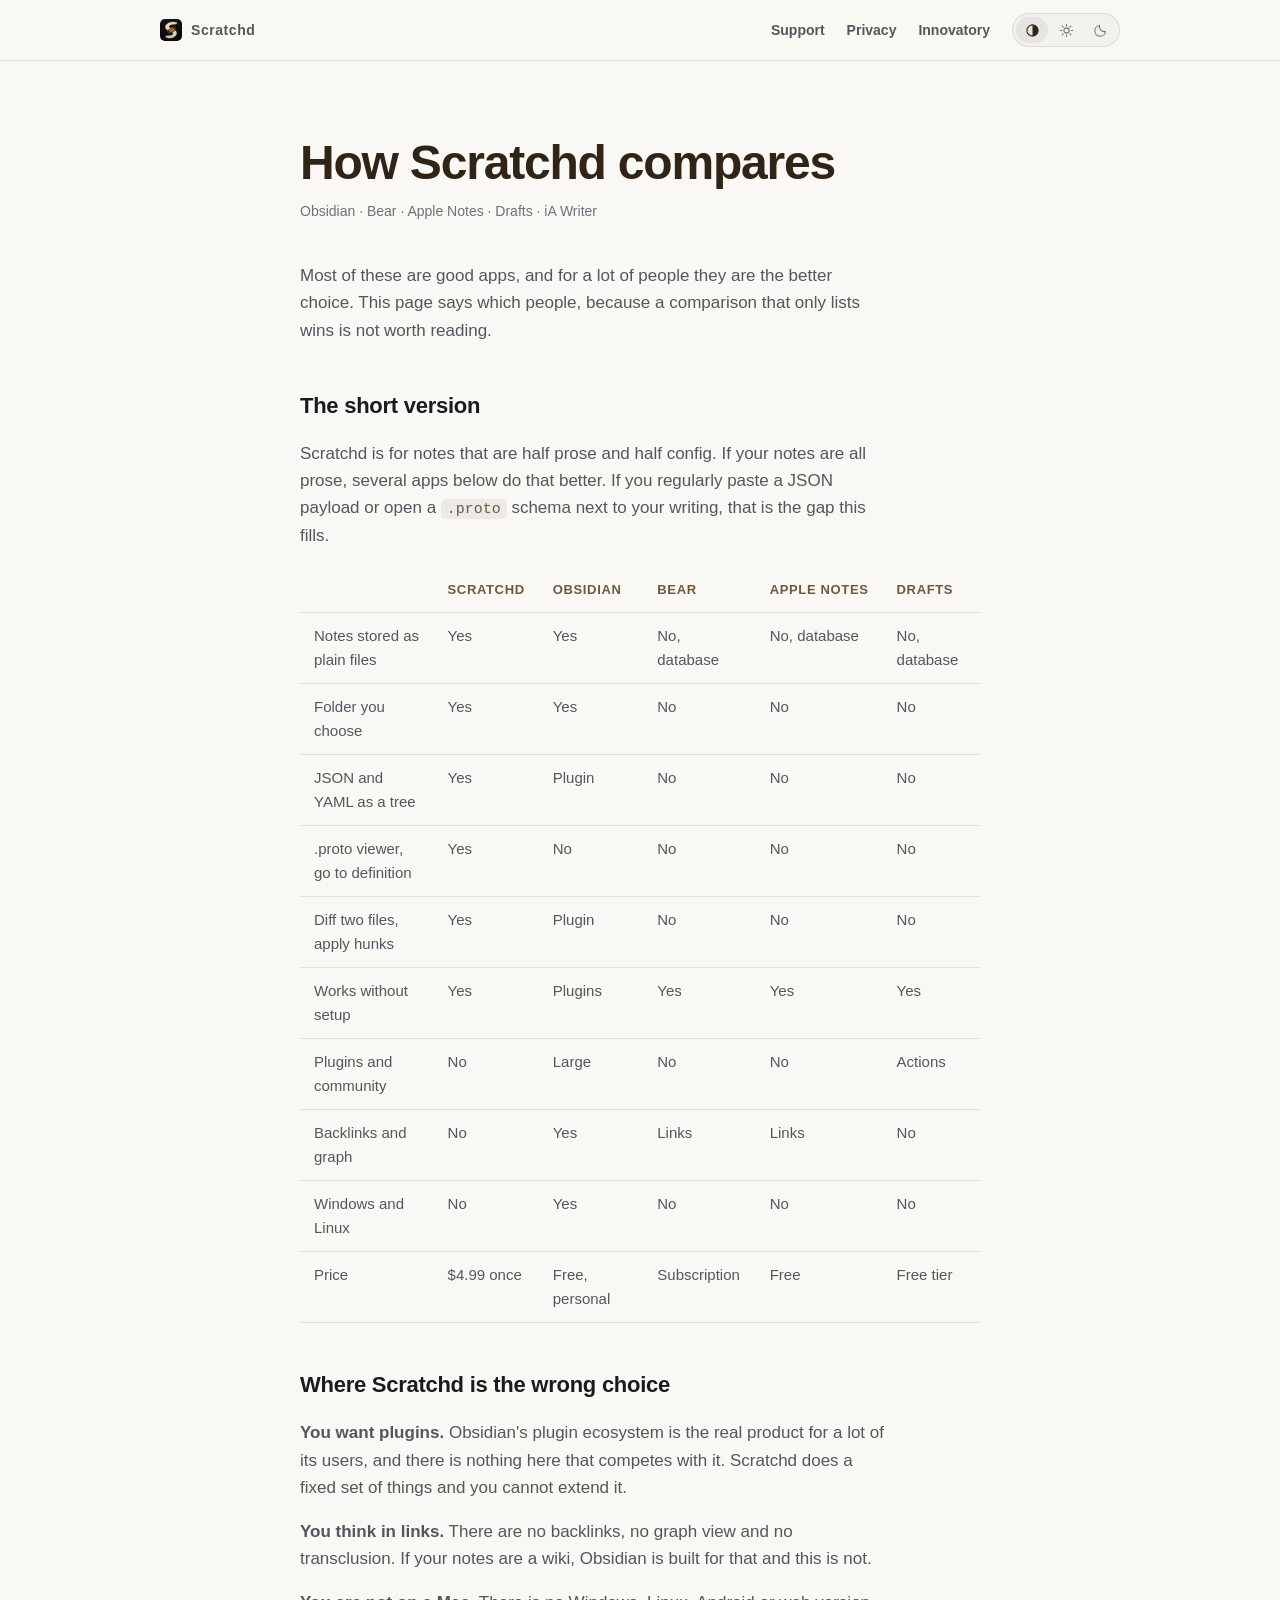
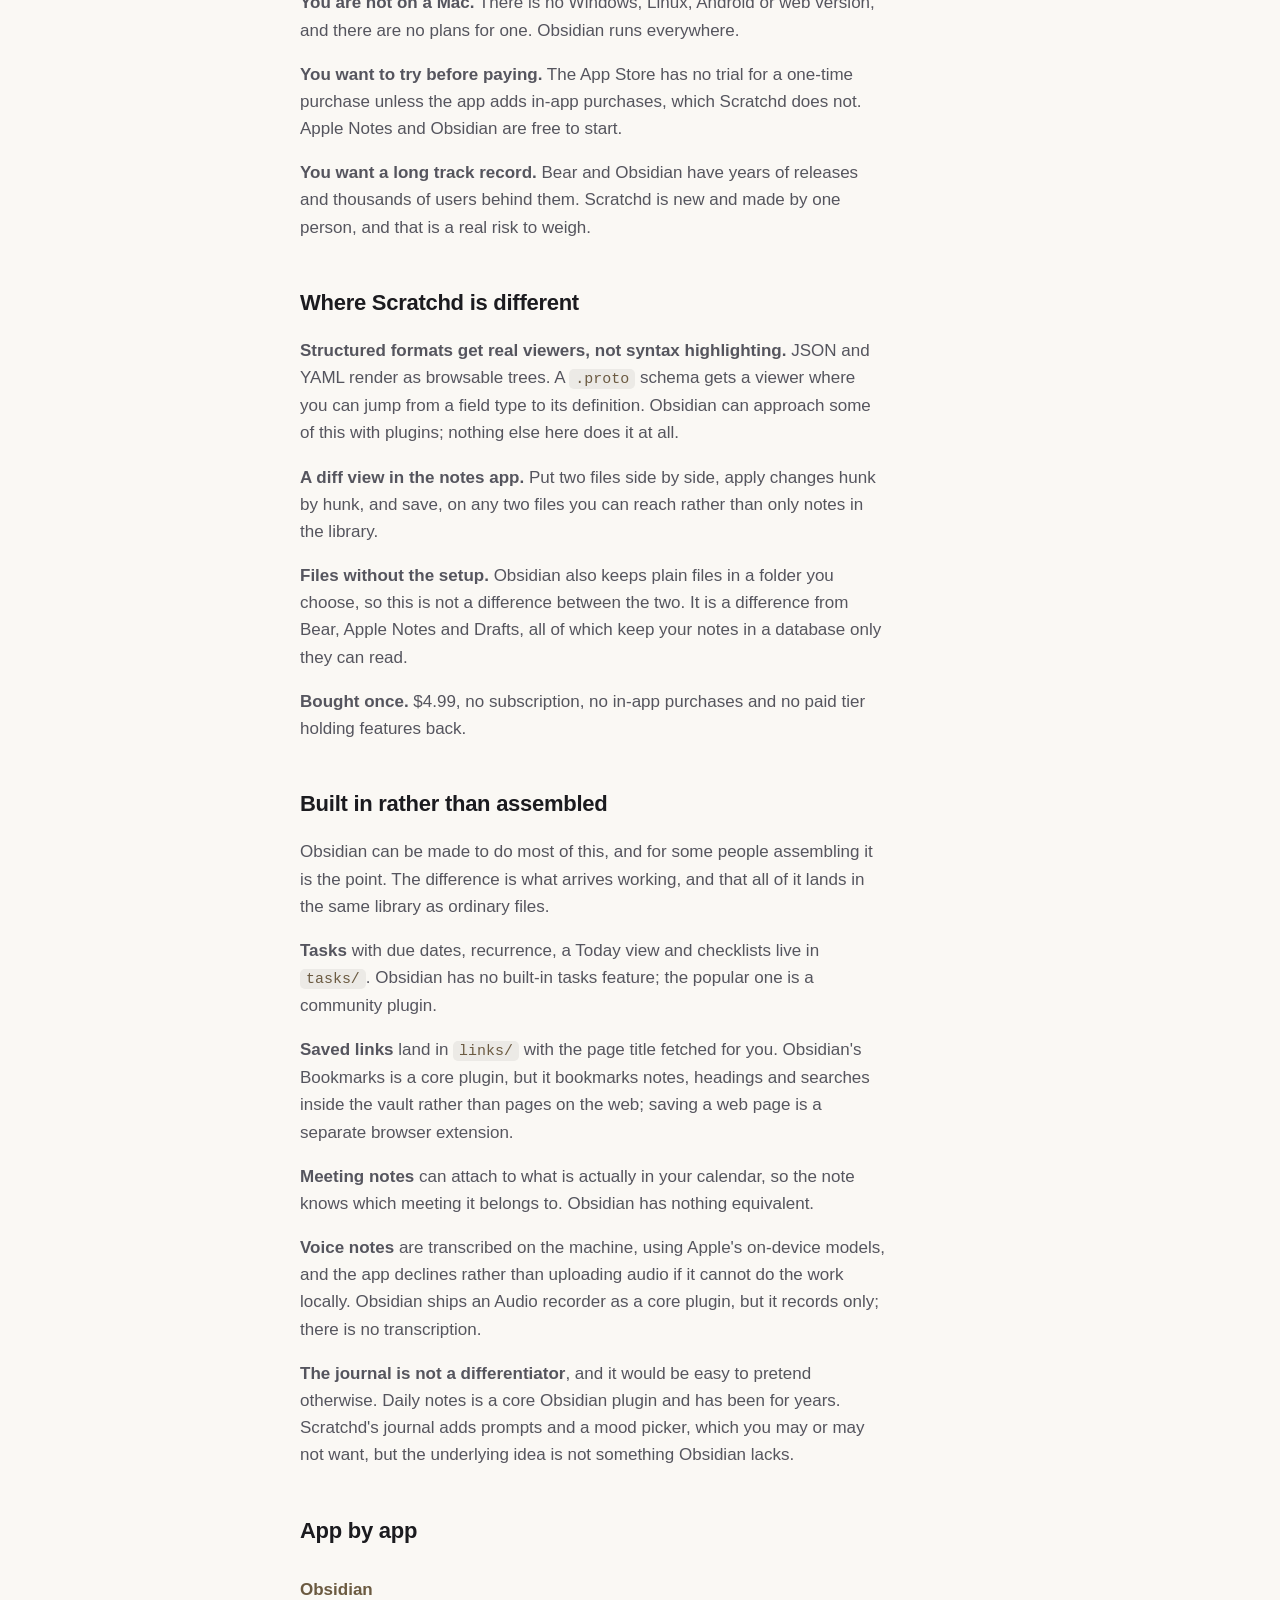
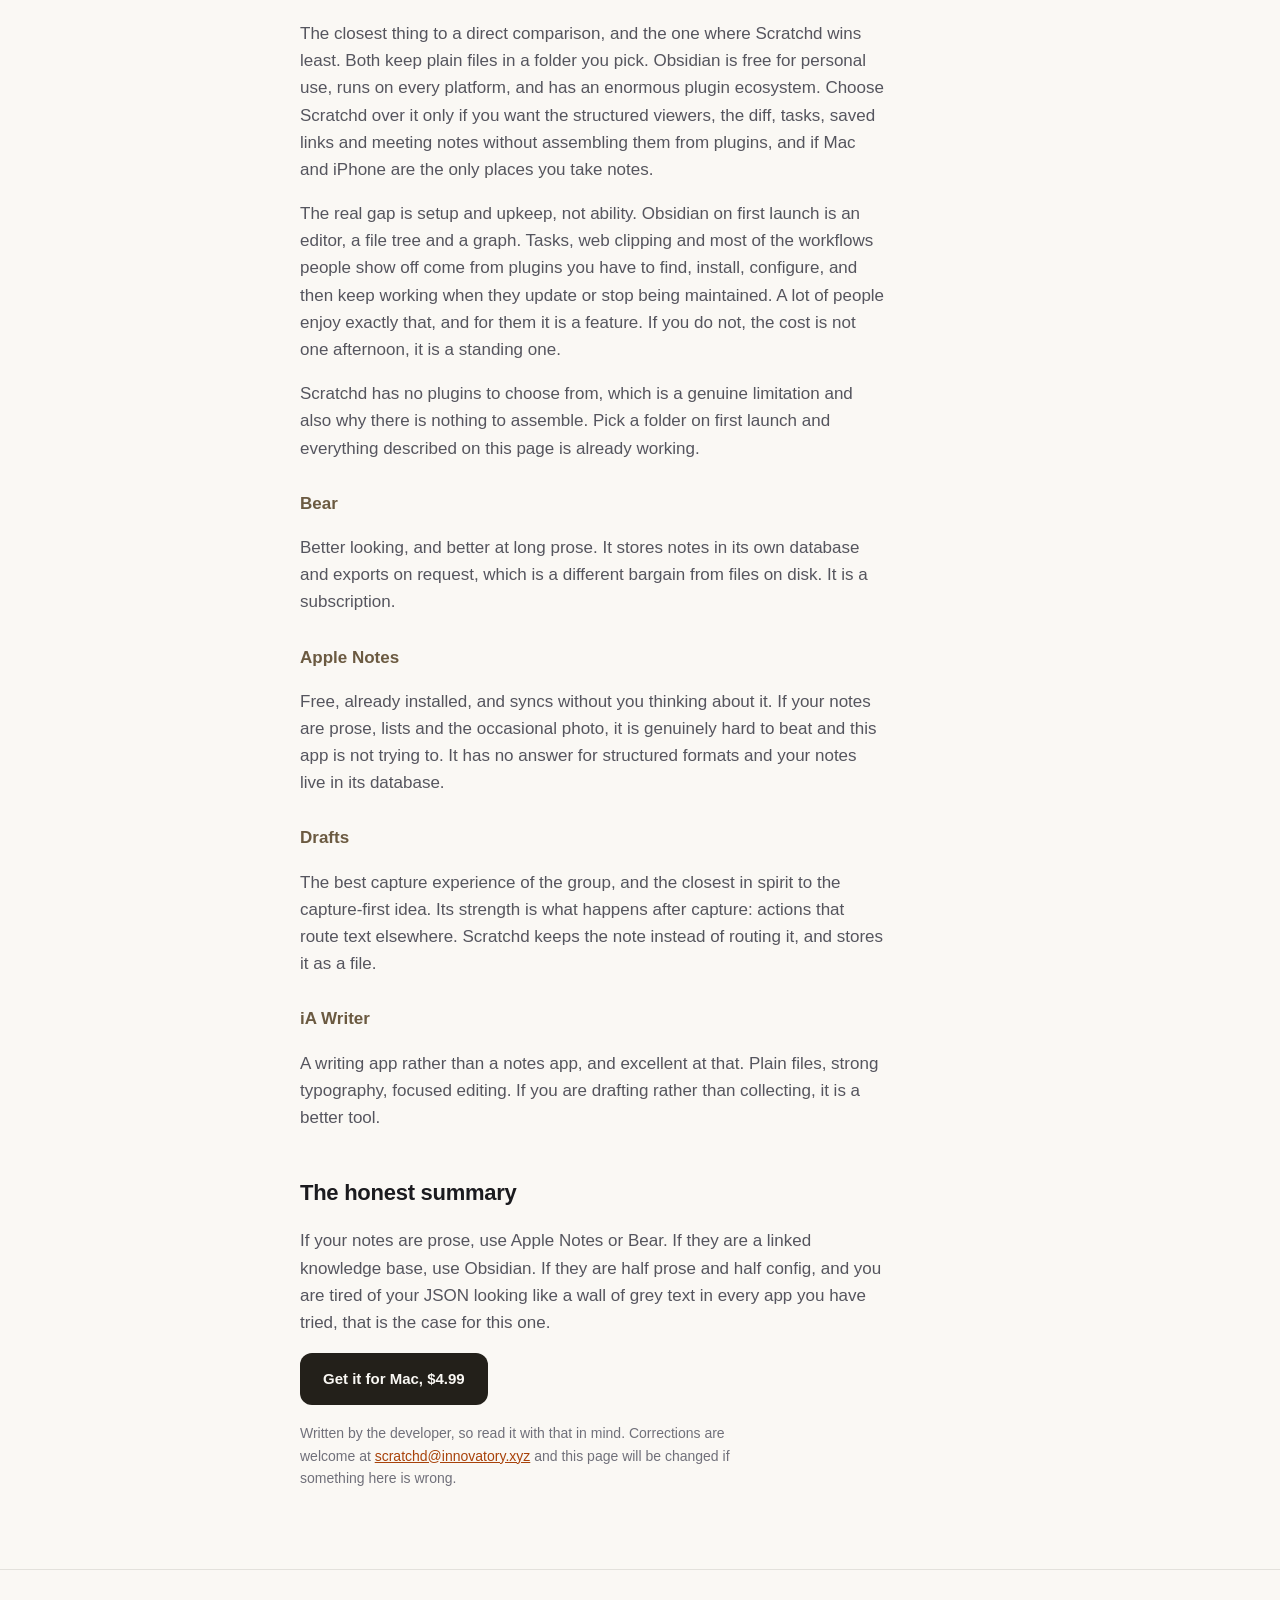
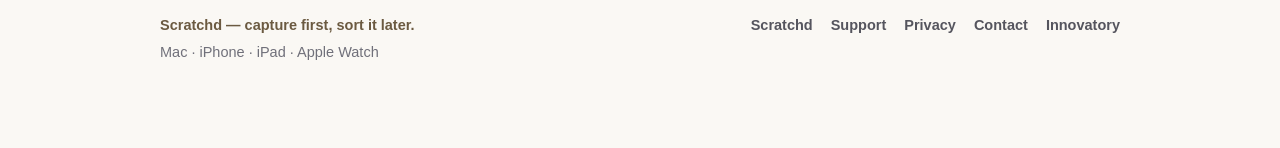
<file: scratchd/compare/index.html>
<!DOCTYPE html>
<html lang="en">
<head>
  <meta charset="UTF-8" />
  <meta name="viewport" content="width=device-width, initial-scale=1.0" />
  <title>Scratchd compared to Obsidian, Bear, Apple Notes and Drafts</title>
  <meta name="description" content="An honest comparison of Scratchd against Obsidian, Bear, Apple Notes, Drafts and iA Writer, including where Scratchd is the worse choice." />
  <!-- Canonical points at scratchd.net: this page and the copy there are
       identical, and scratchd.net is the one that should rank. -->
  <link rel="canonical" href="https://scratchd.net/compare/" />
  <link rel="icon" href="../../assets/scratchd/icon-128.png" type="image/png" />
  <link rel="stylesheet" href="../scratchd.css" />
  <meta name="theme-color" content="#09090b" />
  <script src="../../theme.js"></script>
  <link rel="alternate" type="application/rss+xml" title="Innovatory" href="../../feed.xml" />
</head>
<body>
  <a class="skip" href="#main">Skip to content</a>

  <nav class="nav">
    <div class="wrap nav-inner">
      <a class="nav-home" href="../">
        <img src="../../assets/scratchd/icon-128.png" alt="" width="22" height="22" style="border-radius:5px" />
        <span class="nav-word">Scratchd</span>
      </a>
      <div class="nav-links">
        <a href="../support/">Support</a>
        <a href="../privacy/">Privacy</a>
        <a href="../../" class="optional">Innovatory</a>
        <span class="theme-mount" data-theme-mount></span>
      </div>
    </div>
  </nav>

  <main id="main" class="doc">
    <div class="wrap narrow">
      <h1>How Scratchd compares</h1>
      <p class="updated">Obsidian &middot; Bear &middot; Apple&nbsp;Notes &middot; Drafts &middot; iA&nbsp;Writer</p>

      <p>
        Most of these are good apps, and for a lot of people they are the better choice.
        This page says which people, because a comparison that only lists wins is not
        worth reading.
      </p>

      <h2>The short version</h2>

      <p>
        Scratchd is for notes that are half prose and half config. If your notes are all
        prose, several apps below do that better. If you regularly paste a JSON payload
        or open a <code>.proto</code> schema next to your writing, that is the gap this
        fills.
      </p>

      <div class="table-wrap">
        <table>
          <thead>
            <tr>
              <th>&nbsp;</th>
              <th>Scratchd</th>
              <th>Obsidian</th>
              <th>Bear</th>
              <th>Apple&nbsp;Notes</th>
              <th>Drafts</th>
            </tr>
          </thead>
          <tbody>
            <tr>
              <td>Notes stored as plain files</td>
              <td>Yes</td><td>Yes</td><td>No, database</td><td>No, database</td><td>No, database</td>
            </tr>
            <tr>
              <td>Folder you choose</td>
              <td>Yes</td><td>Yes</td><td>No</td><td>No</td><td>No</td>
            </tr>
            <tr>
              <td>JSON and YAML as a tree</td>
              <td>Yes</td><td>Plugin</td><td>No</td><td>No</td><td>No</td>
            </tr>
            <tr>
              <td>.proto viewer, go to definition</td>
              <td>Yes</td><td>No</td><td>No</td><td>No</td><td>No</td>
            </tr>
            <tr>
              <td>Diff two files, apply hunks</td>
              <td>Yes</td><td>Plugin</td><td>No</td><td>No</td><td>No</td>
            </tr>
            <tr>
              <td>Works without setup</td>
              <td>Yes</td><td>Plugins</td><td>Yes</td><td>Yes</td><td>Yes</td>
            </tr>
            <tr>
              <td>Plugins and community</td>
              <td>No</td><td>Large</td><td>No</td><td>No</td><td>Actions</td>
            </tr>
            <tr>
              <td>Backlinks and graph</td>
              <td>No</td><td>Yes</td><td>Links</td><td>Links</td><td>No</td>
            </tr>
            <tr>
              <td>Windows and Linux</td>
              <td>No</td><td>Yes</td><td>No</td><td>No</td><td>No</td>
            </tr>
            <tr>
              <td>Price</td>
              <td>$4.99 once</td>
              <td>Free, personal</td>
              <td>Subscription</td>
              <td>Free</td>
              <td>Free tier</td>
            </tr>
          </tbody>
        </table>
      </div>

      <h2>Where Scratchd is the wrong choice</h2>

      <p>
        <strong>You want plugins.</strong> Obsidian's plugin ecosystem is the real product
        for a lot of its users, and there is nothing here that competes with it. Scratchd
        does a fixed set of things and you cannot extend it.
      </p>

      <p>
        <strong>You think in links.</strong> There are no backlinks, no graph view and no
        transclusion. If your notes are a wiki, Obsidian is built for that and this is not.
      </p>

      <p>
        <strong>You are not on a Mac.</strong> There is no Windows, Linux, Android or web
        version, and there are no plans for one. Obsidian runs everywhere.
      </p>

      <p>
        <strong>You want to try before paying.</strong> The App Store has no trial for a
        one&#8209;time purchase unless the app adds in&#8209;app purchases, which Scratchd
        does not. Apple&nbsp;Notes and Obsidian are free to start.
      </p>

      <p>
        <strong>You want a long track record.</strong> Bear and Obsidian have years of
        releases and thousands of users behind them. Scratchd is new and made by one
        person, and that is a real risk to weigh.
      </p>

      <h2>Where Scratchd is different</h2>

      <p>
        <strong>Structured formats get real viewers, not syntax highlighting.</strong>
        JSON and YAML render as browsable trees. A <code>.proto</code> schema gets a viewer
        where you can jump from a field type to its definition. Obsidian can approach some
        of this with plugins; nothing else here does it at all.
      </p>

      <p>
        <strong>A diff view in the notes app.</strong> Put two files side by side, apply
        changes hunk by hunk, and save, on any two files you can reach rather than only
        notes in the library.
      </p>

      <p>
        <strong>Files without the setup.</strong> Obsidian also keeps plain files in a folder
        you choose, so this is not a difference between the two. It is a difference from
        Bear, Apple&nbsp;Notes and Drafts, all of which keep your notes in a database only
        they can read.
      </p>

      <p>
        <strong>Bought once.</strong> $4.99, no subscription, no in&#8209;app purchases and
        no paid tier holding features back.
      </p>

      <h2>Built in rather than assembled</h2>

      <p>
        Obsidian can be made to do most of this, and for some people assembling it is the
        point. The difference is what arrives working, and that all of it lands in the same
        library as ordinary files.
      </p>

      <p>
        <strong>Tasks</strong> with due dates, recurrence, a Today view and checklists live in
        <code>tasks/</code>. Obsidian has no built&#8209;in tasks feature; the popular one is a
        community plugin.
      </p>

      <p>
        <strong>Saved links</strong> land in <code>links/</code> with the page title fetched for
        you. Obsidian's Bookmarks is a core plugin, but it bookmarks notes, headings and
        searches inside the vault rather than pages on the web; saving a web page is a
        separate browser extension.
      </p>

      <p>
        <strong>Meeting notes</strong> can attach to what is actually in your calendar, so the
        note knows which meeting it belongs to. Obsidian has nothing equivalent.
      </p>

      <p>
        <strong>Voice notes</strong> are transcribed on the machine, using Apple's on&#8209;device
        models, and the app declines rather than uploading audio if it cannot do the work
        locally. Obsidian ships an Audio recorder as a core plugin, but it records only; there
        is no transcription.
      </p>

      <p>
        <strong>The journal is not a differentiator</strong>, and it would be easy to pretend
        otherwise. Daily notes is a core Obsidian plugin and has been for years. Scratchd's
        journal adds prompts and a mood picker, which you may or may not want, but the
        underlying idea is not something Obsidian lacks.
      </p>

      <h2>App by app</h2>

      <h3>Obsidian</h3>
      <p>
        The closest thing to a direct comparison, and the one where Scratchd wins least.
        Both keep plain files in a folder you pick. Obsidian is free for personal use, runs
        on every platform, and has an enormous plugin ecosystem. Choose Scratchd over it
        only if you want the structured viewers, the diff, tasks, saved links and meeting
        notes without assembling them from plugins, and if Mac and iPhone are the only
        places you take notes.
      </p>

      <p>
        The real gap is setup and upkeep, not ability. Obsidian on first launch is an editor,
        a file tree and a graph. Tasks, web clipping and most of the workflows people show off
        come from plugins you have to find, install, configure, and then keep working when
        they update or stop being maintained. A lot of people enjoy exactly that, and for them
        it is a feature. If you do not, the cost is not one afternoon, it is a standing one.
      </p>

      <p>
        Scratchd has no plugins to choose from, which is a genuine limitation and also why
        there is nothing to assemble. Pick a folder on first launch and everything described
        on this page is already working.
      </p>

      <h3>Bear</h3>
      <p>
        Better looking, and better at long prose. It stores notes in its own database and
        exports on request, which is a different bargain from files on disk. It is a
        subscription.
      </p>

      <h3>Apple Notes</h3>
      <p>
        Free, already installed, and syncs without you thinking about it. If your notes are
        prose, lists and the occasional photo, it is genuinely hard to beat and this app is
        not trying to. It has no answer for structured formats and your notes live in its
        database.
      </p>

      <h3>Drafts</h3>
      <p>
        The best capture experience of the group, and the closest in spirit to the
        capture&#8209;first idea. Its strength is what happens after capture: actions that
        route text elsewhere. Scratchd keeps the note instead of routing it, and stores it
        as a file.
      </p>

      <h3>iA Writer</h3>
      <p>
        A writing app rather than a notes app, and excellent at that. Plain files, strong
        typography, focused editing. If you are drafting rather than collecting, it is a
        better tool.
      </p>

      <h2>The honest summary</h2>

      <p>
        If your notes are prose, use Apple&nbsp;Notes or Bear. If they are a linked
        knowledge base, use Obsidian. If they are half prose and half config, and you are
        tired of your JSON looking like a wall of grey text in every app you have tried,
        that is the case for this one.
      </p>

      <p>
        <a class="btn btn-primary" href="https://apps.apple.com/app/id6792511673">
          Get it for Mac, $4.99
        </a>
      </p>

      <p class="updated">
        Written by the developer, so read it with that in mind. Corrections are welcome at
        <a href="mailto:scratchd@innovatory.xyz">scratchd@innovatory.xyz</a> and this page will be
        changed if something here is wrong.
      </p>
    </div>
  </main>

  <footer class="footer">
    <div class="wrap">
      <div class="footer-top">
        <div>
          <p class="footer-tag">Scratchd &mdash; capture first, sort it later.</p>
          <p class="footer-plat">Mac &middot; iPhone &middot; iPad &middot; Apple Watch</p>
        </div>
        <div class="footer-links">
          <a href="../">Scratchd</a>
          <a href="../support/">Support</a>
          <a href="../privacy/">Privacy</a>
          <a href="mailto:scratchd@innovatory.xyz">Contact</a>
          <a href="../../">Innovatory</a>
        </div>
      </div>
    </div>
  </footer>
</body>
</html>
</file>
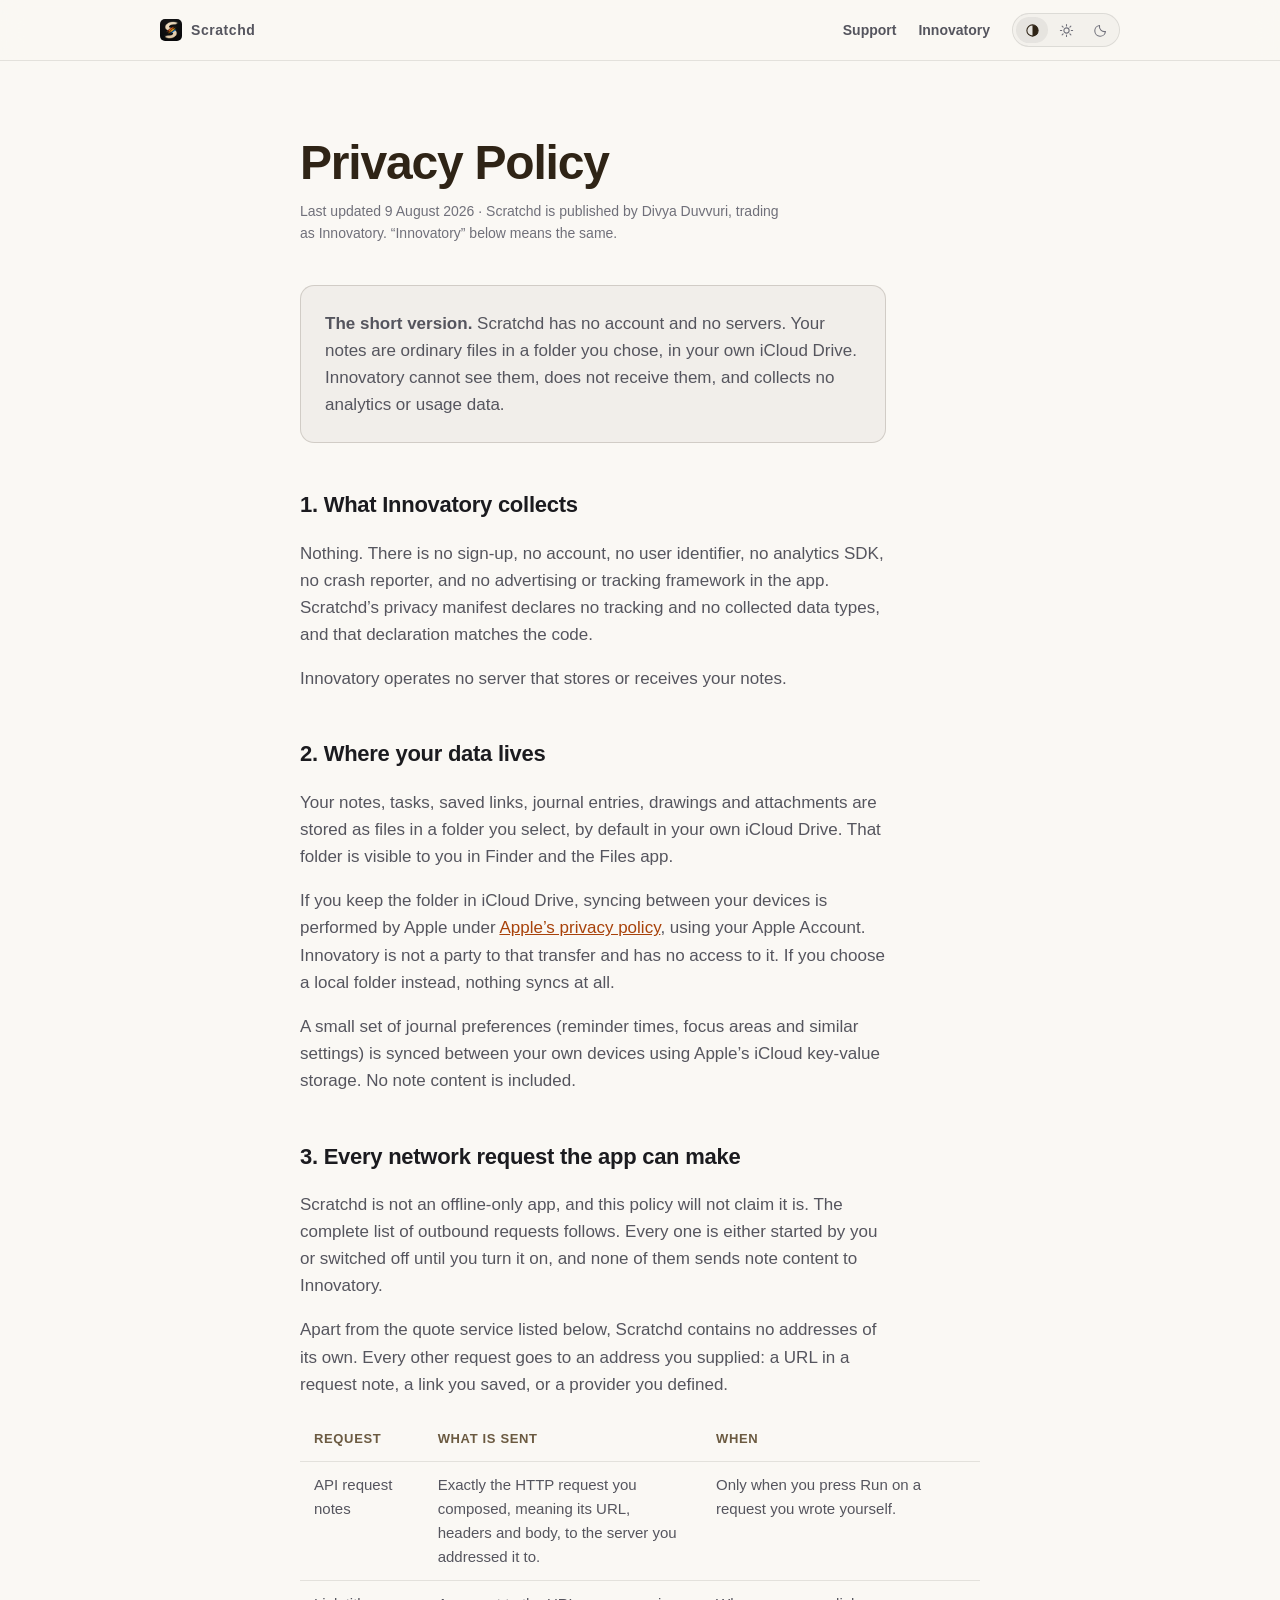
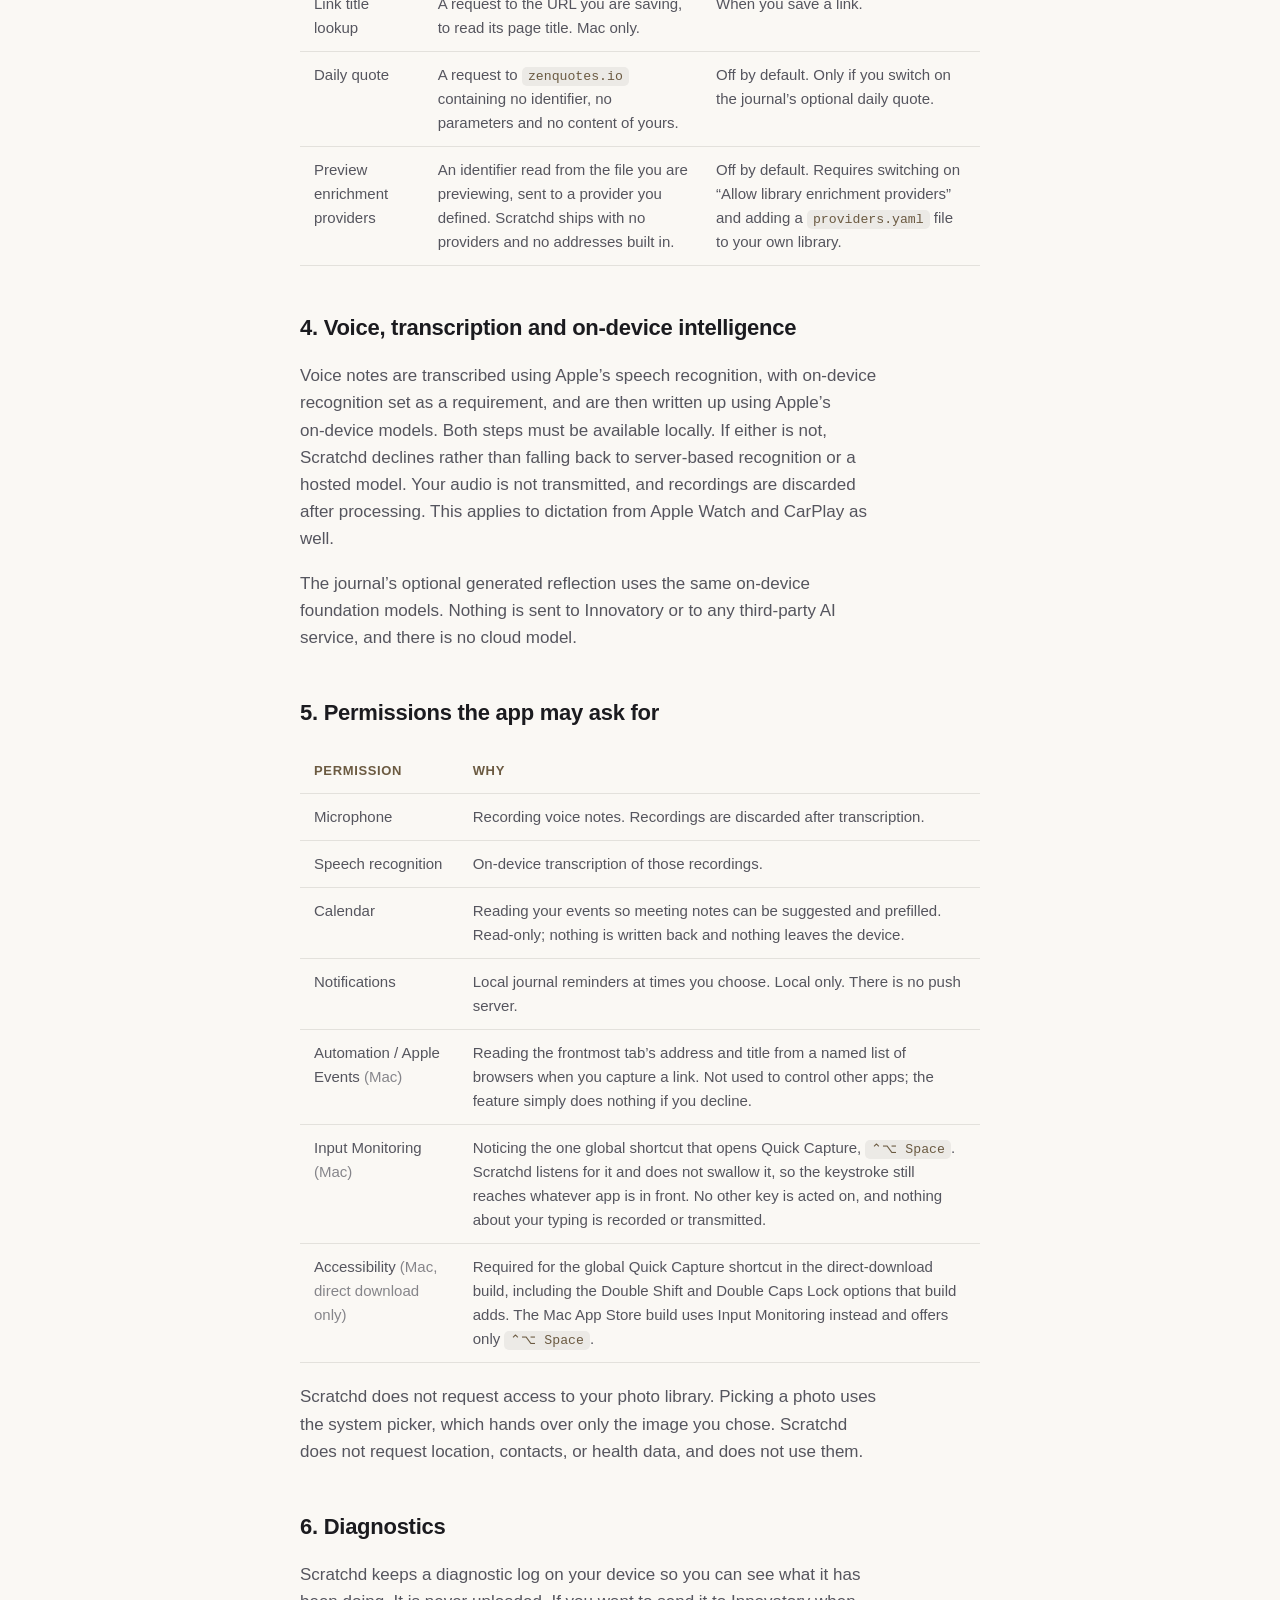
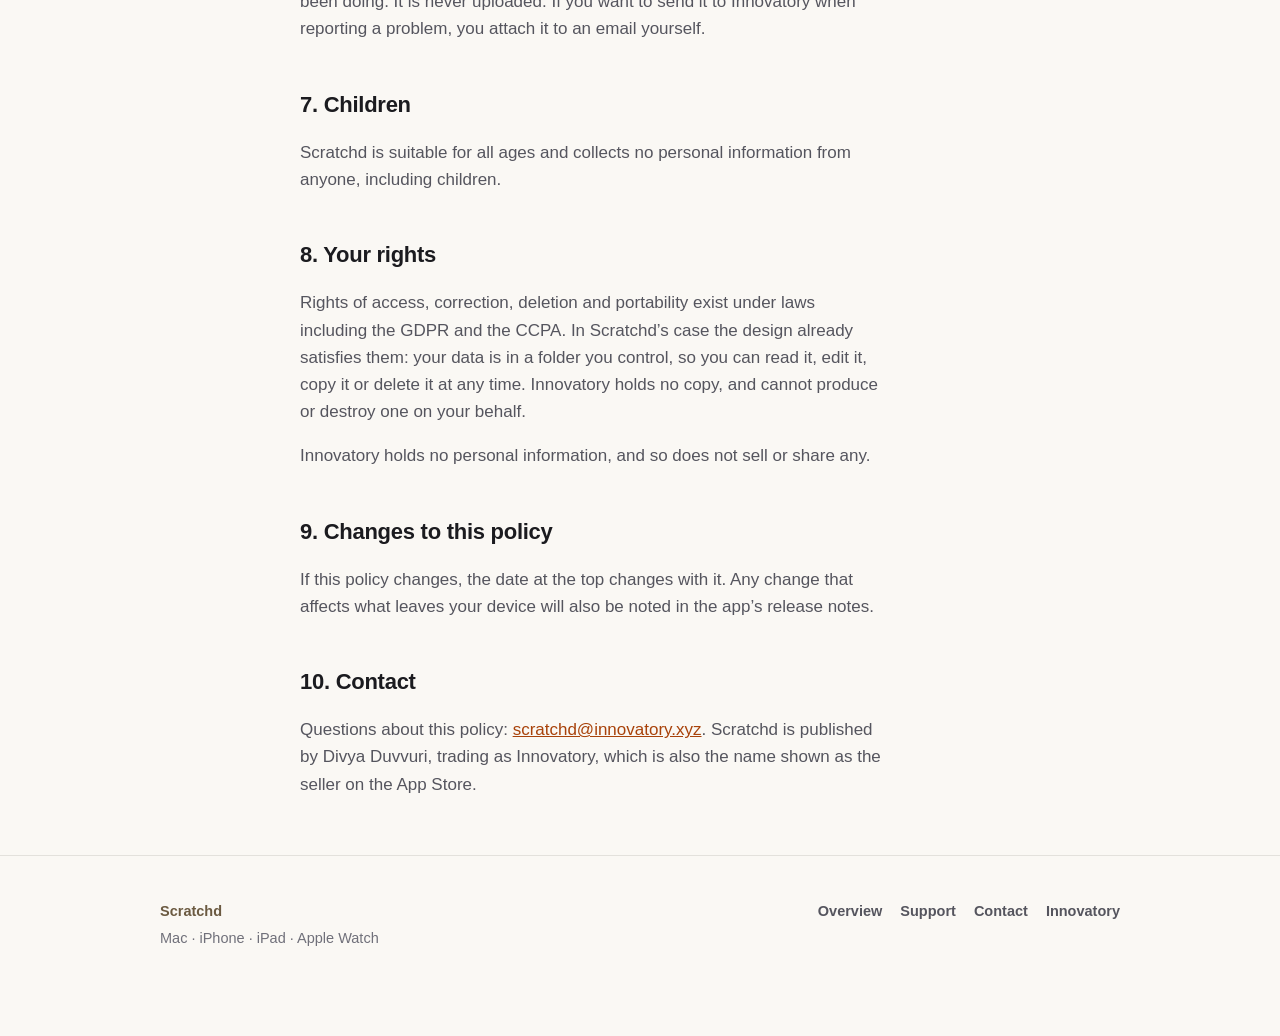
<file: scratchd/privacy/index.html>
<!DOCTYPE html>
<html lang="en">
<head>
  <meta charset="UTF-8" />
  <meta name="viewport" content="width=device-width, initial-scale=1.0" />
  <title>Scratchd — Privacy Policy</title>
  <meta name="description" content="Scratchd's privacy policy. No account, no analytics, no tracking. Your notes are files in your own iCloud Drive." />
  <!-- Canonical points at scratchd.net: this page and the copy there are
       identical, and scratchd.net is the one that should rank. -->
  <link rel="canonical" href="https://scratchd.net/privacy/" />
  <link rel="icon" href="../../assets/scratchd/icon-128.png" type="image/png" />
  <link rel="stylesheet" href="../scratchd.css" />
  <meta name="theme-color" content="#09090b" />
  <script src="../../theme.js"></script>
  <link rel="alternate" type="application/rss+xml" title="Innovatory" href="../../feed.xml" />
</head>
<body>
  <a class="skip" href="#main">Skip to content</a>

  <nav class="nav">
    <div class="wrap nav-inner">
      <a class="nav-home" href="../">
        <img src="../../assets/scratchd/icon-128.png" alt="" width="22" height="22" style="border-radius:5px" />
        <span class="nav-word">Scratchd</span>
      </a>
      <div class="nav-links">
        <a href="../support/">Support</a>
        <a href="../../" class="optional">Innovatory</a>
        <span class="theme-mount" data-theme-mount></span>
      </div>
    </div>
  </nav>

  <main id="main" class="doc">
    <div class="wrap narrow">
      <h1>Privacy Policy</h1>
      <p class="updated">Last updated 9 August 2026 &middot; Scratchd is published by Divya&nbsp;Duvvuri, trading as Innovatory. &ldquo;Innovatory&rdquo; below means the same.</p>

      <div class="contact-card">
        <p><strong>The short version.</strong> Scratchd has no account and no servers. Your notes are
        ordinary files in a folder you chose, in your own iCloud Drive. Innovatory cannot see them, does
        not receive them, and collects no analytics or usage data.</p>
      </div>

      <h2>1. What Innovatory collects</h2>
      <p>
        Nothing. There is no sign&#8209;up, no account, no user identifier, no analytics SDK, no crash
        reporter, and no advertising or tracking framework in the app. Scratchd&rsquo;s privacy manifest
        declares no tracking and no collected data types, and that declaration matches the code.
      </p>
      <p>
        Innovatory operates no server that stores or receives your notes.
      </p>

      <h2>2. Where your data lives</h2>
      <p>
        Your notes, tasks, saved links, journal entries, drawings and attachments are stored as files in
        a folder you select, by default in your own iCloud&nbsp;Drive. That folder is visible to
        you in Finder and the Files app.
      </p>
      <p>
        If you keep the folder in iCloud&nbsp;Drive, syncing between your devices is performed by Apple
        under <a href="https://www.apple.com/legal/privacy/">Apple&rsquo;s privacy policy</a>, using your
        Apple&nbsp;Account. Innovatory is not a party to that transfer and has no access to it. If you
        choose a local folder instead, nothing syncs at all.
      </p>
      <p>
        A small set of journal preferences (reminder times, focus areas and similar settings) is synced
        between your own devices using Apple&rsquo;s iCloud key&#8209;value storage. No note content is
        included.
      </p>

      <h2>3. Every network request the app can make</h2>
      <p>
        Scratchd is not an offline&#8209;only app, and this policy will not claim it is. The complete list
        of outbound requests follows. Every one is either started by you or switched off until you turn it
        on, and none of them sends note content to Innovatory.
      </p>
      <p>
        Apart from the quote service listed below, Scratchd contains no addresses of its own. Every other
        request goes to an address you supplied: a URL in a request note, a link you saved, or a provider
        you defined.
      </p>

      <div class="table-wrap">
      <table>
        <thead>
          <tr><th>Request</th><th>What is sent</th><th>When</th></tr>
        </thead>
        <tbody>
          <tr>
            <td>API request notes</td>
            <td>Exactly the HTTP request you composed, meaning its URL, headers and body, to the server you addressed it to.</td>
            <td>Only when you press Run on a request you wrote yourself.</td>
          </tr>
          <tr>
            <td>Link title lookup</td>
            <td>A request to the URL you are saving, to read its page title. Mac only.</td>
            <td>When you save a link.</td>
          </tr>
          <tr>
            <td>Daily quote</td>
            <td>A request to <code>zenquotes.io</code> containing no identifier, no parameters and no content of yours.</td>
            <td>Off by default. Only if you switch on the journal&rsquo;s optional daily quote.</td>
          </tr>
          <tr>
            <td>Preview enrichment providers</td>
            <td>An identifier read from the file you are previewing, sent to a provider you defined. Scratchd ships with no providers and no addresses built in.</td>
            <td>Off by default. Requires switching on &ldquo;Allow library enrichment providers&rdquo; and adding a <code>providers.yaml</code> file to your own library.</td>
          </tr>
        </tbody>
      </table>
      </div>

      <h2>4. Voice, transcription and on-device intelligence</h2>
      <p>
        Voice notes are transcribed using Apple&rsquo;s speech recognition, with on&#8209;device recognition
        set as a requirement, and are then written up using Apple&rsquo;s on&#8209;device models. Both steps
        must be available locally. If either is not, Scratchd declines rather than falling back to
        server&#8209;based recognition or a hosted model. Your audio is not transmitted, and recordings are
        discarded after processing. This applies to dictation from Apple&nbsp;Watch and CarPlay as well.
      </p>
      <p>
        The journal&rsquo;s optional generated reflection uses the same on&#8209;device foundation models.
        Nothing is sent to Innovatory or to any third&#8209;party AI service, and there is no cloud model.
      </p>

      <h2>5. Permissions the app may ask for</h2>
      <div class="table-wrap">
      <table>
        <thead>
          <tr><th>Permission</th><th>Why</th></tr>
        </thead>
        <tbody>
          <tr><td>Microphone</td><td>Recording voice notes. Recordings are discarded after transcription.</td></tr>
          <tr><td>Speech recognition</td><td>On&#8209;device transcription of those recordings.</td></tr>
          <tr><td>Calendar</td><td>Reading your events so meeting notes can be suggested and prefilled. Read&#8209;only; nothing is written back and nothing leaves the device.</td></tr>
          <tr><td>Notifications</td><td>Local journal reminders at times you choose. Local only. There is no push server.</td></tr>
          <tr><td>Automation / Apple Events <span style="opacity:.7">(Mac)</span></td><td>Reading the frontmost tab&rsquo;s address and title from a named list of browsers when you capture a link. Not used to control other apps; the feature simply does nothing if you decline.</td></tr>
          <tr><td>Input Monitoring <span style="opacity:.7">(Mac)</span></td><td>Noticing the one global shortcut that opens Quick Capture, <code>&#8963;&#8997; Space</code>. Scratchd listens for it and does not swallow it, so the keystroke still reaches whatever app is in front. No other key is acted on, and nothing about your typing is recorded or transmitted.</td></tr>
          <tr><td>Accessibility <span style="opacity:.7">(Mac, direct download only)</span></td><td>Required for the global Quick Capture shortcut in the direct&#8209;download build, including the Double&nbsp;Shift and Double&nbsp;Caps&nbsp;Lock options that build adds. The Mac App Store build uses Input&nbsp;Monitoring instead and offers only <code>&#8963;&#8997; Space</code>.</td></tr>
        </tbody>
      </table>
      </div>
      <p>
        Scratchd does not request access to your photo library. Picking a photo uses the system
        picker, which hands over only the image you chose. Scratchd does not request location, contacts,
        or health data, and does not use them.
      </p>

      <h2>6. Diagnostics</h2>
      <p>
        Scratchd keeps a diagnostic log on your device so you can see what it has been doing. It is never
        uploaded. If you want to send it to Innovatory when reporting a problem, you attach it to an email
        yourself.
      </p>

      <h2>7. Children</h2>
      <p>
        Scratchd is suitable for all ages and collects no personal information from anyone, including
        children.
      </p>

      <h2>8. Your rights</h2>
      <p>
        Rights of access, correction, deletion and portability exist under laws including the GDPR and the
        CCPA. In Scratchd&rsquo;s case the design already satisfies them: your data is in a folder you
        control, so you can read it, edit it, copy it or delete it at any time. Innovatory holds no copy,
        and cannot produce or destroy one on your behalf.
      </p>
      <p>
        Innovatory holds no personal information, and so does not sell or share any.
      </p>

      <h2>9. Changes to this policy</h2>
      <p>
        If this policy changes, the date at the top changes with it. Any change that affects what leaves
        your device will also be noted in the app&rsquo;s release notes.
      </p>

      <h2>10. Contact</h2>
      <p>
        Questions about this policy: <a href="mailto:scratchd@innovatory.xyz">scratchd@innovatory.xyz</a>.
        Scratchd is published by Divya&nbsp;Duvvuri, trading as Innovatory, which is also the name shown
        as the seller on the App Store.
      </p>
    </div>
  </main>

  <footer class="footer">
    <div class="wrap">
      <div class="footer-top">
        <div>
          <p class="footer-tag">Scratchd</p>
          <p class="footer-plat">Mac &middot; iPhone &middot; iPad &middot; Apple Watch</p>
        </div>
        <div class="footer-links">
          <a href="../">Overview</a>
          <a href="../support/">Support</a>
          <a href="mailto:scratchd@innovatory.xyz">Contact</a>
          <a href="../../">Innovatory</a>
        </div>
      </div>
    </div>
  </footer>
</body>
</html>
</file>
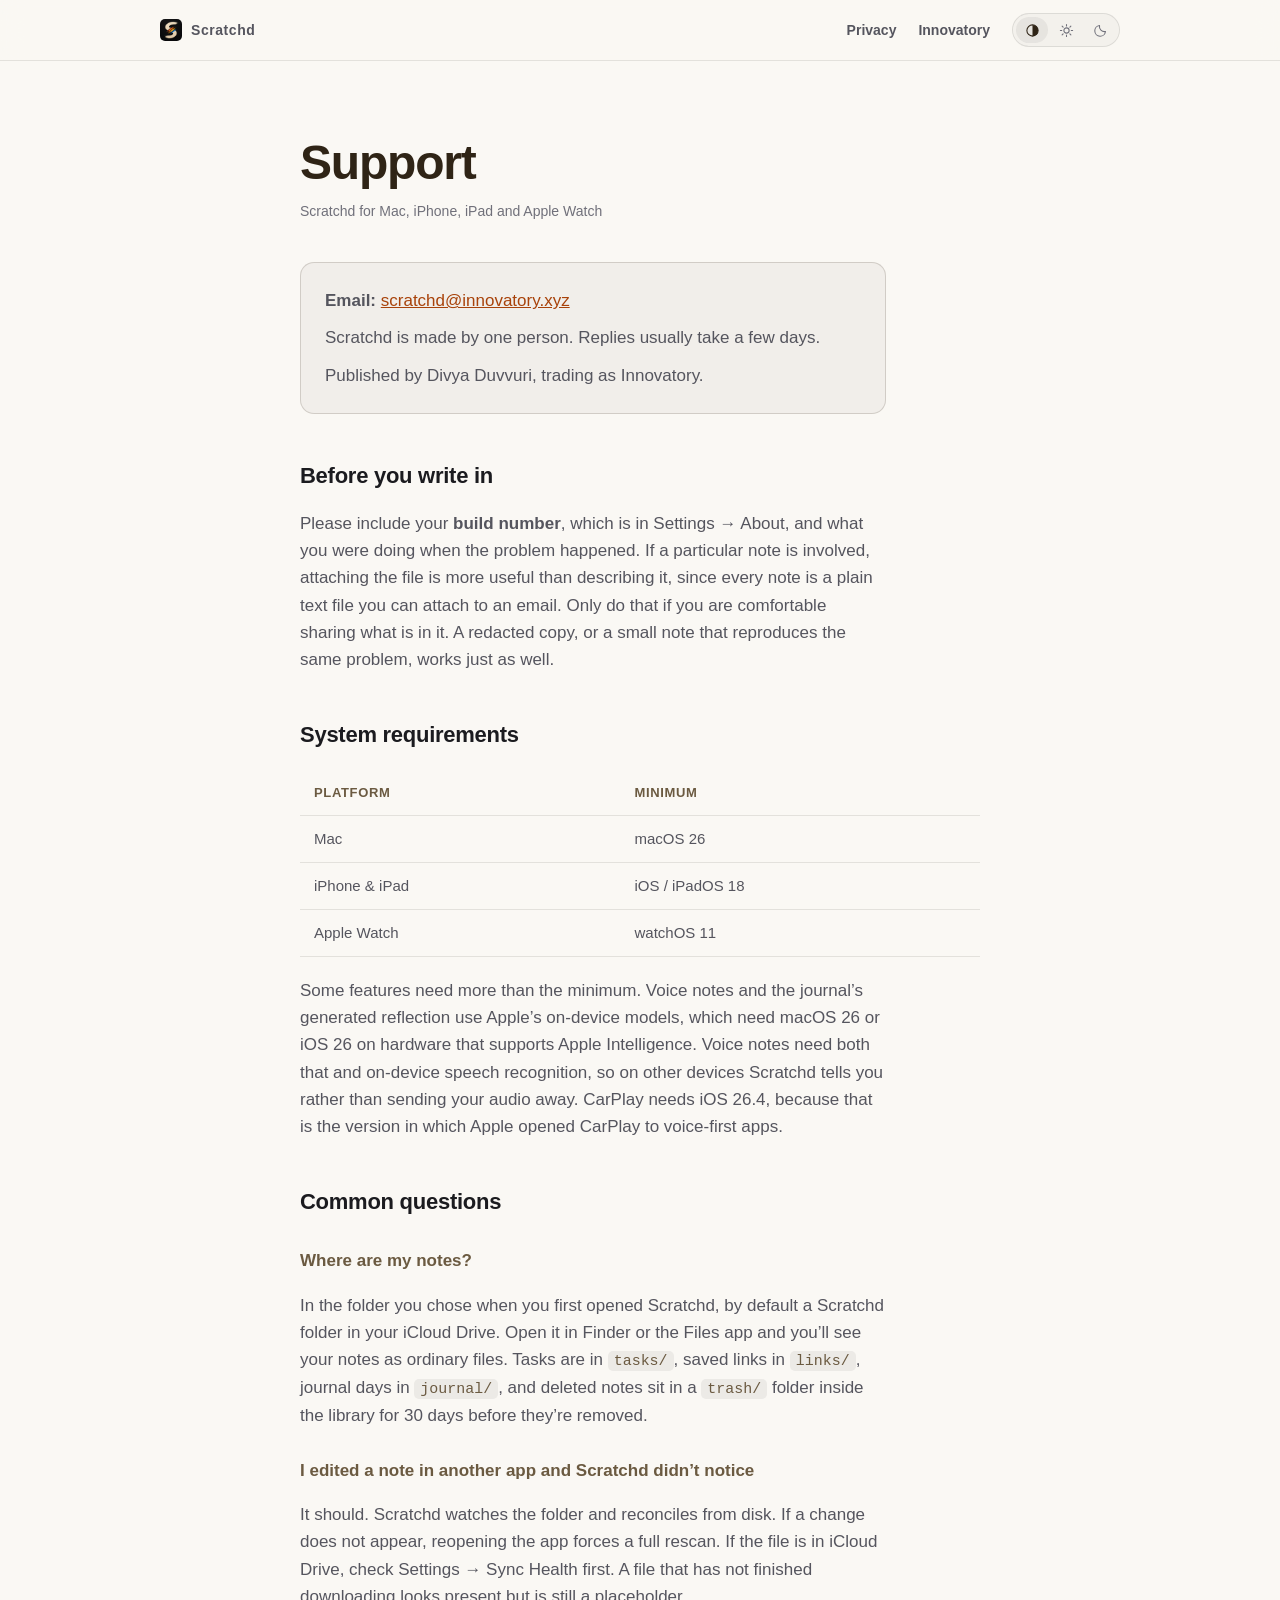
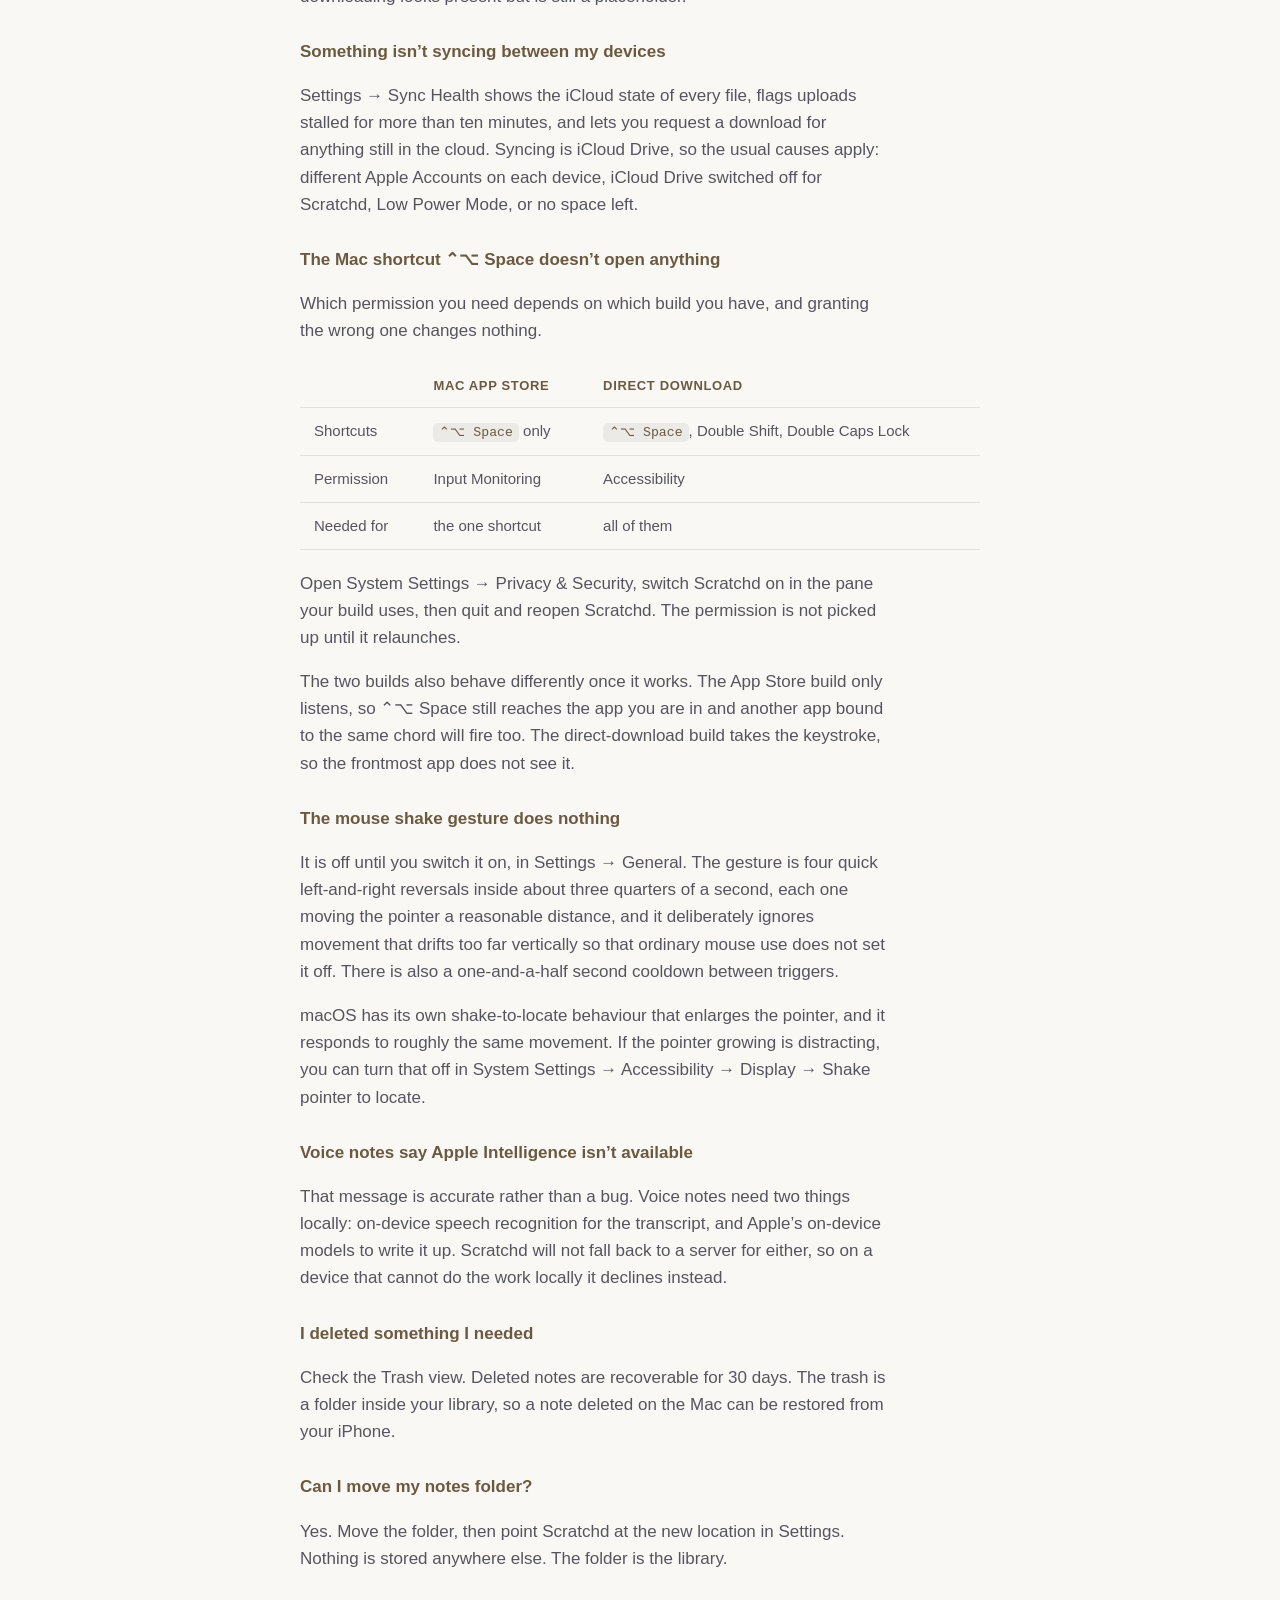
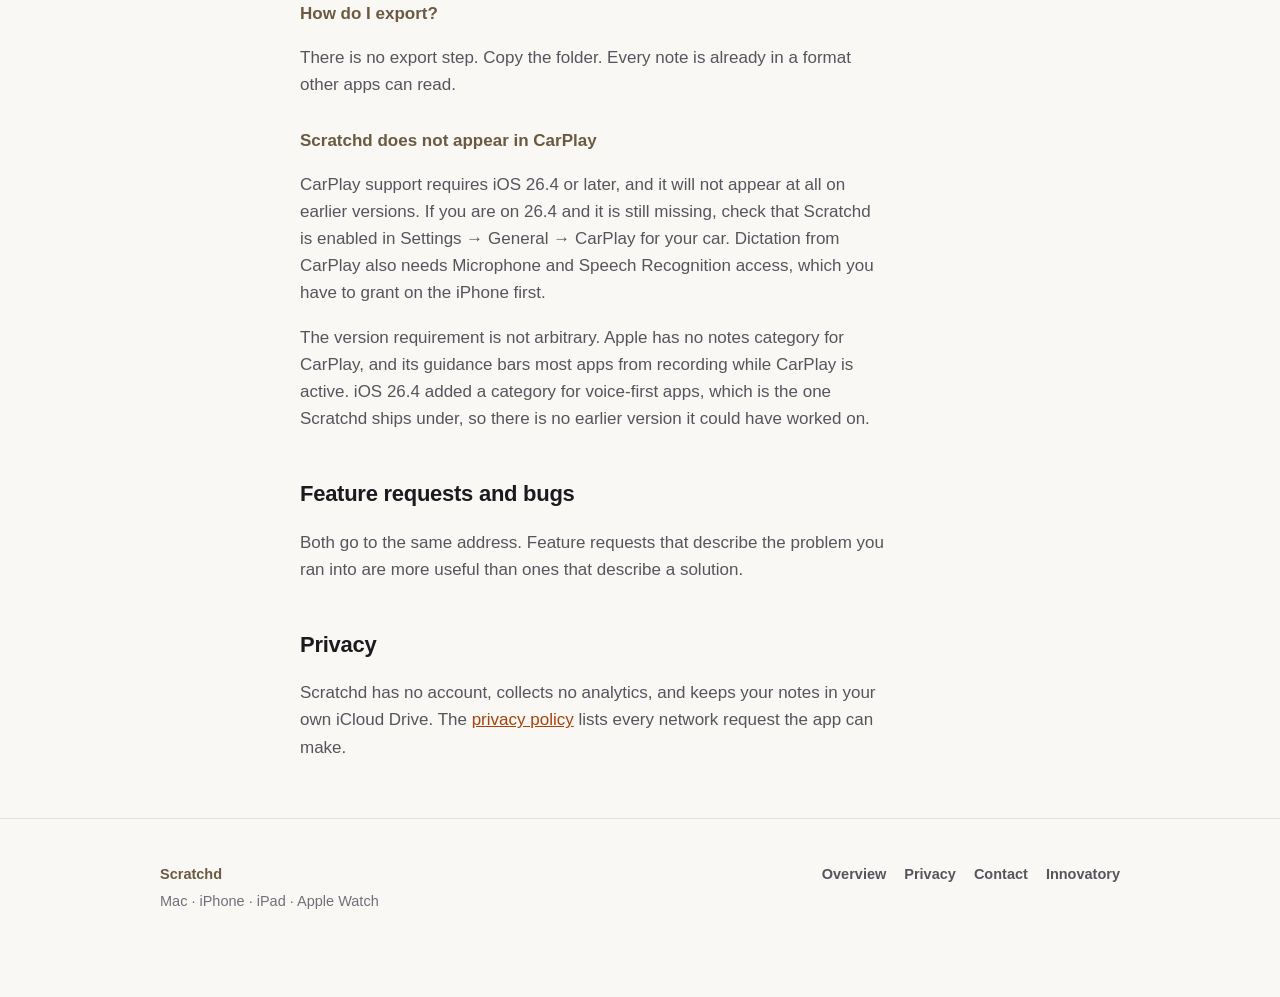
<file: scratchd/support/index.html>
<!DOCTYPE html>
<html lang="en">
<head>
  <meta charset="UTF-8" />
  <meta name="viewport" content="width=device-width, initial-scale=1.0" />
  <title>Scratchd — Support</title>
  <meta name="description" content="Support for Scratchd: how to get help, where your notes live, and answers to common questions." />
  <!-- Canonical points at scratchd.net: this page and the copy there are
       identical, and scratchd.net is the one that should rank. -->
  <link rel="canonical" href="https://scratchd.net/support/" />
  <link rel="icon" href="../../assets/scratchd/icon-128.png" type="image/png" />
  <link rel="stylesheet" href="../scratchd.css" />
  <meta name="theme-color" content="#09090b" />
  <script src="../../theme.js"></script>
  <link rel="alternate" type="application/rss+xml" title="Innovatory" href="../../feed.xml" />
</head>
<body>
  <a class="skip" href="#main">Skip to content</a>

  <nav class="nav">
    <div class="wrap nav-inner">
      <a class="nav-home" href="../">
        <img src="../../assets/scratchd/icon-128.png" alt="" width="22" height="22" style="border-radius:5px" />
        <span class="nav-word">Scratchd</span>
      </a>
      <div class="nav-links">
        <a href="../privacy/">Privacy</a>
        <a href="../../" class="optional">Innovatory</a>
        <span class="theme-mount" data-theme-mount></span>
      </div>
    </div>
  </nav>

  <main id="main" class="doc">
    <div class="wrap narrow">
      <h1>Support</h1>
      <p class="updated">Scratchd for Mac, iPhone, iPad and Apple&nbsp;Watch</p>

      <div class="contact-card">
        <p><strong>Email:</strong> <a href="mailto:scratchd@innovatory.xyz">scratchd@innovatory.xyz</a></p>
        <p>Scratchd is made by one person. Replies usually take a few days.</p>
        <p>Published by Divya&nbsp;Duvvuri, trading as Innovatory.</p>
      </div>

      <h2>Before you write in</h2>
      <p>
        Please include your <strong>build number</strong>, which is in Settings &rarr; About, and what you
        were doing when the problem happened. If a particular note is involved, attaching the file is more
        useful than describing it, since every note is a plain text file you can attach to an email. Only
        do that if you are comfortable sharing what is in it. A redacted copy, or a small note that
        reproduces the same problem, works just as well.
      </p>

      <h2>System requirements</h2>
      <div class="table-wrap">
      <table>
        <thead>
          <tr><th>Platform</th><th>Minimum</th></tr>
        </thead>
        <tbody>
          <tr><td>Mac</td><td>macOS 26</td></tr>
          <tr><td>iPhone &amp; iPad</td><td>iOS / iPadOS 18</td></tr>
          <tr><td>Apple Watch</td><td>watchOS 11</td></tr>
        </tbody>
      </table>
      </div>
      <p>
        Some features need more than the minimum. Voice notes and the journal&rsquo;s generated reflection
        use Apple&rsquo;s on&#8209;device models, which need macOS&nbsp;26 or iOS&nbsp;26 on hardware that
        supports Apple&nbsp;Intelligence. Voice notes need both that and on&#8209;device speech recognition,
        so on other devices Scratchd tells you rather than sending your audio away. CarPlay needs
        iOS&nbsp;26.4, because that is the version in which Apple opened CarPlay to voice&#8209;first apps.
      </p>

      <h2>Common questions</h2>

      <h3>Where are my notes?</h3>
      <p>
        In the folder you chose when you first opened Scratchd, by default a Scratchd folder in
        your iCloud Drive. Open it in Finder or the Files app and you&rsquo;ll see your notes as ordinary
        files. Tasks are in <code>tasks/</code>, saved links in <code>links/</code>, journal days in
        <code>journal/</code>, and deleted notes sit in a <code>trash/</code> folder inside the library
        for 30 days before they&rsquo;re removed.
      </p>

      <h3>I edited a note in another app and Scratchd didn&rsquo;t notice</h3>
      <p>
        It should. Scratchd watches the folder and reconciles from disk. If a change does not appear,
        reopening the app forces a full rescan. If the file is in iCloud Drive, check Settings &rarr;
        Sync&nbsp;Health first. A file that has not finished downloading looks present but is still a
        placeholder.
      </p>

      <h3>Something isn&rsquo;t syncing between my devices</h3>
      <p>
        Settings &rarr; Sync&nbsp;Health shows the iCloud state of every file, flags uploads stalled for
        more than ten minutes, and lets you request a download for anything still in the cloud. Syncing
        is iCloud Drive, so the usual causes apply: different Apple Accounts on each device, iCloud Drive
        switched off for Scratchd, Low&nbsp;Power&nbsp;Mode, or no space left.
      </p>

      <h3>The Mac shortcut &#8963;&#8997;&nbsp;Space doesn&rsquo;t open anything</h3>
      <p>
        Which permission you need depends on which build you have, and granting the wrong one changes nothing.
      </p>
      <div class="table-wrap">
      <table>
        <thead><tr><th></th><th>Mac App Store</th><th>Direct download</th></tr></thead>
        <tbody>
          <tr><td>Shortcuts</td><td><code>&#8963;&#8997; Space</code> only</td><td><code>&#8963;&#8997; Space</code>, Double&nbsp;Shift, Double&nbsp;Caps&nbsp;Lock</td></tr>
          <tr><td>Permission</td><td>Input Monitoring</td><td>Accessibility</td></tr>
          <tr><td>Needed for</td><td>the one shortcut</td><td>all of them</td></tr>
        </tbody>
      </table>
      </div>
      <p>
        Open System&nbsp;Settings &rarr; Privacy&nbsp;&amp;&nbsp;Security, switch Scratchd on in the pane your
        build uses, then quit and reopen Scratchd. The permission is not picked up until it relaunches.
      </p>
      <p>
        The two builds also behave differently once it works. The App Store build only listens, so
        &#8963;&#8997;&nbsp;Space still reaches the app you are in and another app bound to the same chord
        will fire too. The direct&#8209;download build takes the keystroke, so the frontmost app does not
        see it.
      </p>

      <h3>The mouse shake gesture does nothing</h3>
      <p>
        It is off until you switch it on, in Settings &rarr; General. The gesture is four quick
        left&#8209;and&#8209;right reversals inside about three quarters of a second, each one moving the
        pointer a reasonable distance, and it deliberately ignores movement that drifts too far vertically
        so that ordinary mouse use does not set it off. There is also a one&#8209;and&#8209;a&#8209;half
        second cooldown between triggers.
      </p>
      <p>
        macOS has its own shake&#8209;to&#8209;locate behaviour that enlarges the pointer, and it responds
        to roughly the same movement. If the pointer growing is distracting, you can turn that off in
        System&nbsp;Settings &rarr; Accessibility &rarr; Display &rarr; Shake pointer to locate.
      </p>

      <h3>Voice notes say Apple Intelligence isn&rsquo;t available</h3>
      <p>
        That message is accurate rather than a bug. Voice notes need two things locally: on&#8209;device
        speech recognition for the transcript, and Apple&rsquo;s on&#8209;device models to write it up.
        Scratchd will not fall back to a server for either, so on a device that cannot do the work
        locally it declines instead.
      </p>

      <h3>I deleted something I needed</h3>
      <p>
        Check the Trash view. Deleted notes are recoverable for 30 days. The trash is a folder inside your
        library, so a note deleted on the Mac can be restored from your iPhone.
      </p>

      <h3>Can I move my notes folder?</h3>
      <p>
        Yes. Move the folder, then point Scratchd at the new location in Settings. Nothing is stored
        anywhere else. The folder is the library.
      </p>

      <h3>How do I export?</h3>
      <p>
        There is no export step. Copy the folder. Every note is already in a format other apps can read.
      </p>

      <h3>Scratchd does not appear in CarPlay</h3>
      <p>
        CarPlay support requires iOS&nbsp;26.4 or later, and it will not appear at all on earlier versions.
        If you are on 26.4 and it is still missing, check that Scratchd is enabled in Settings &rarr;
        General &rarr; CarPlay for your car. Dictation from CarPlay also needs Microphone and Speech
        Recognition access, which you have to grant on the iPhone first.
      </p>
      <p>
        The version requirement is not arbitrary. Apple has no notes category for CarPlay, and its guidance
        bars most apps from recording while CarPlay is active. iOS&nbsp;26.4 added a category for
        voice&#8209;first apps, which is the one Scratchd ships under, so there is no earlier version it
        could have worked on.
      </p>

      <h2>Feature requests and bugs</h2>
      <p>
        Both go to the same address. Feature requests that describe the problem you ran into are more
        useful than ones that describe a solution.
      </p>

      <h2>Privacy</h2>
      <p>
        Scratchd has no account, collects no analytics, and keeps your notes in your own iCloud Drive.
        The <a href="../privacy/">privacy policy</a> lists every network request the app can make.
      </p>
    </div>
  </main>

  <footer class="footer">
    <div class="wrap">
      <div class="footer-top">
        <div>
          <p class="footer-tag">Scratchd</p>
          <p class="footer-plat">Mac &middot; iPhone &middot; iPad &middot; Apple Watch</p>
        </div>
        <div class="footer-links">
          <a href="../">Overview</a>
          <a href="../privacy/">Privacy</a>
          <a href="mailto:scratchd@innovatory.xyz">Contact</a>
          <a href="../../">Innovatory</a>
        </div>
      </div>
    </div>
  </footer>
</body>
</html>
</file>
<file: styles.css>
:root {
  color-scheme: dark;
  font-family: -apple-system, BlinkMacSystemFont, "SF Pro Display", "Segoe UI", sans-serif;

  /* Navy rather than near-black: the mark is blue, so the page is blue. Greys
     are shifted blue too, or they read as dirt against it. Every pair below is
     4.5:1 or better on the page and on both product cards. */
  --bg:        #0b1224;
  --text:      #ffffff;
  --muted:     #a3aec6;
  --faint:     #8592ab;
  --accent:    #93c5fd;
  --cream:     #f0dfc4;
  --wash:      rgba(255, 255, 255, 0.028);
  --wash-up:   rgba(255, 255, 255, 0.05);
  --line:      rgba(255, 255, 255, 0.1);
  --line-soft: rgba(255, 255, 255, 0.11);
  --glow:      rgba(59, 130, 246, 0.40);
  --btn-bg:    #ffffff;
  --btn-fg:    #09090b;
  --card-hover-border: rgba(240, 223, 196, 0.4);
  --icon-shadow: 0 6px 20px rgba(0, 0, 0, 0.5);
}

:root[data-theme="light"] {
  color-scheme: light;

  --bg:        #eef3fc;
  --text:      #17171b;
  --muted:     #4c5666;
  --faint:     #5f6b7d;
  --accent:    #1d5fa8;
  --cream:     #8a5a1c;
  --wash:      rgba(24, 20, 12, 0.03);
  --wash-up:   rgba(24, 20, 12, 0.055);
  --line:      rgba(24, 20, 12, 0.13);
  --line-soft: rgba(24, 20, 12, 0.14);
  --glow:      rgba(59, 130, 246, 0.22);
  --btn-bg:    #23201a;
  --btn-fg:    #faf8f4;
  --card-hover-border: rgba(138, 90, 28, 0.5);
  --icon-shadow: 0 6px 18px rgba(43, 34, 20, 0.16);
}

* { box-sizing: border-box; }

body {
  margin: 0;
  min-height: 100vh;
  background:
    radial-gradient(circle at top left, var(--glow), transparent 55%),
    var(--bg);
  color: var(--text);
  display: grid;
  /* Top-aligned, not centred. Centring was fine when the page was tall enough
     to fill the viewport; with three cards in one row it is short, and the
     leftover height got split above and below, which left a large gap over the
     masthead. main's own top padding sets that gap now. */
  place-items: start center;
}

main {
  /* Widened from 760 to fit three product cards in one row. The headline and
     subtitle keep their own max-widths below, so the reading measure is
     unchanged; only the products grid uses the extra room. */
  max-width: 1040px;
  padding: clamp(32px, 5vh, 56px) 24px 72px;
  width: 100%;
  /* body is a grid; without this the auto minimum lets the masthead row
     widen the page on narrow screens. */
  min-width: 0;
}

.masthead {
  display: flex;
  align-items: center;
  gap: 12px;
  margin-bottom: 28px;
  flex-wrap: wrap;
}

@media (max-width: 420px) {
  .eyebrow { font-size: 12px; }
  .theme-switch button { width: 27px; height: 24px; }
}

.mark {
  display: block;
  width: 44px;
  height: 44px;
}

.eyebrow {
  color: var(--accent);
  font-weight: 700;
  letter-spacing: 0.08em;
  text-transform: uppercase;
  margin: 0;
  font-size: 14px;
}

h1 {
  /* 84px pushed both product cards below the fold on a laptop. At 60px the
     headline is three lines instead of four and the first card clears an
     800px viewport with room to spare. */
  font-size: clamp(40px, 6vw, 60px);
  line-height: 0.95;
  margin: 0;
  letter-spacing: -0.02em;
  max-width: 720px;
}

.subtitle {
  color: var(--muted);
  font-size: 19px;
  line-height: 1.5;
  margin: 18px 0 0;
  max-width: 620px;
}

/* The one thing all three products have in common. It sits inside the subtitle
   rather than in a block of its own, so it reads as part of the sentence about
   what gets built, not as a policy notice bolted underneath. Full text colour
   against the subtitle's muted grey is the whole emphasis it needs. */
.subtitle .pf { color: var(--text); }

/* ---------- Products ---------- */

.products {
  margin: 40px 0 40px;
  border-top: 1px solid var(--line);
  padding-top: 28px;
}

.products h2 {
  font-size: 13px;
  font-weight: 700;
  letter-spacing: 0.12em;
  text-transform: uppercase;
  color: var(--faint);
  margin: 0 0 18px;
}

.product-card {
  display: flex;
  gap: 20px;
  align-items: flex-start;
  padding: 22px;
  border: 1px solid var(--line-soft);
  border-radius: 18px;
  background: var(--wash);
  text-decoration: none;
  color: inherit;
  transition: border-color 0.18s ease, background 0.18s ease, transform 0.18s ease;
}

.product-card:hover,
.product-card:focus-visible {
  border-color: var(--card-hover-border);
  background: var(--wash-up);
  transform: translateY(-2px);
}

.product-icon {
  width: 72px;
  height: 72px;
  border-radius: 16px;
  flex: none;
  box-shadow: var(--icon-shadow);
}

.product-body h3 {
  margin: 2px 0 8px;
  font-size: 22px;
  letter-spacing: -0.01em;
}

.product-body p {
  margin: 0 0 12px;
  color: var(--muted);
  font-size: 16px;
  line-height: 1.55;
  max-width: 46ch;
}

.product-body .product-meta {
  margin: 10px 0 14px;
  font-size: 14px;
  color: var(--faint);
}

/* Three facts, same order on every card: status, platforms, price. It was one
   run-on line per card before, and each card volunteered a different set of
   them, so nothing lined up to compare. */
.product-meta {
  list-style: none;
  margin: 10px 0 0;
  padding: 0;
}
.product-meta li {
  position: relative;
  padding-left: 14px;
  margin-bottom: 3px;
}
.product-meta li::before {
  content: "";
  position: absolute;
  left: 2px; top: 0.62em;
  width: 4px; height: 4px; border-radius: 50%;
  background: currentColor;
  opacity: 0.5;
}

.product-link {
  font-size: 15px;
  font-weight: 600;
  color: var(--cream);
}

.button {
  display: inline-block;
  margin-top: 20px;
  padding: 14px 20px;
  border-radius: 999px;
  background: var(--btn-bg);
  color: var(--btn-fg);
  text-decoration: none;
  font-weight: 700;
}

@media (max-width: 520px) {
  .product-card { flex-direction: column; gap: 16px; }
  .product-icon { width: 60px; height: 60px; }
}

@media (prefers-reduced-motion: reduce) {
  * { transition: none !important; }
}

.feed-note {
  margin: 22px 0 0;
  font-size: 14px;
  color: var(--faint);
}

.feed-note a { color: var(--cream); }

/* ---------- Theme switch ---------- */

.masthead .theme-mount { margin-left: auto; }

.theme-switch {
  display: inline-flex;
  align-items: center;
  gap: 2px;
  padding: 3px;
  border: 1px solid var(--line);
  border-radius: 999px;
  background: var(--wash);
}

.theme-switch button {
  appearance: none;
  -webkit-appearance: none;
  border: 0;
  margin: 0;
  padding: 0;
  width: 32px;
  height: 26px;
  border-radius: 999px;
  background: transparent;
  color: var(--faint);
  cursor: pointer;
  display: inline-flex;
  align-items: center;
  justify-content: center;
  transition: background 0.16s ease, color 0.16s ease;
}

.theme-switch button:hover { color: var(--text); }

.theme-switch button[aria-checked="true"] {
  background: var(--wash-up);
  color: var(--cream);
}

.theme-switch button:focus-visible {
  outline: 2px solid var(--cream);
  outline-offset: 2px;
}

.theme-switch svg { width: 15px; height: 15px; display: block; }

/* Two products now, so the section needs to space them. It was a single card
   before and did not need this. */
.products { display: block; }
.products .product-card + .product-card { margin-top: 14px; }

/* Three across once there is room, stacked full-width rows below that. There
   is deliberately no two-across step: with three products it leaves one card
   alone in a half-width cell, which reads as a mistake.

   940px is where a third of the container stops being cramped. At 700 the
   cards were 208px, which wraps the Carddle description to seven lines. */
@media (min-width: 940px) {
  .products {
    display: grid;
    grid-template-columns: repeat(3, minmax(0, 1fr));
    gap: 14px;
    margin-top: 32px;
  }
  .products h2 { grid-column: 1 / -1; margin: 0 0 4px; }
  .products .product-card + .product-card { margin-top: 0; }

  /* The icon moves above the text because a third of the row does not leave
     enough width for a 72px icon and a readable line beside it. */
  .product-card { flex-direction: column; gap: 12px; padding: 20px; }
  .product-icon { width: 48px; height: 48px; }
  .product-body { display: flex; flex-direction: column; flex: 1; }
  .product-body p { max-width: none; }

  /* The three descriptions run to different lengths, so without this the
     links sit at different heights across the row. */
  .product-link { margin-top: auto; }

  /* Same reason, other end: reserve four lines for the description so every
     card's bullets begin on the same line. em rather than px so it holds if the
     type scales. */
  .product-body > p { min-height: calc(4 * 1.55em); }
}

/* Between 940 and 1024 the columns are narrow enough that the longest
   description takes a fifth line, so the reservation has to grow with it. */
@media (min-width: 940px) and (max-width: 1080px) {
  .product-body > p { min-height: calc(5 * 1.55em); }
}

/* Dark: each card is its product's real site background, opaque. Scratchd's is
   a neutral near-black, Carddle's a teal-black and Our Note's a violet-black,
   so against the navy page they read as different materials rather than as
   three tints of the same one.

   Our Note's had to be picked carefully for the reason described below: a dark
   violet whose red channel does not sit clearly above green composites back to
   navy. #191026 is hue 265, well clear of the page's 223. The first attempt used a 5% cream
   wash for Scratchd, which composited to #161c2c: blue was the largest channel,
   so it was not a warm card at all, it was a lighter navy one.

   Light: no tinted panels. A cream panel on a blue page reads as highlighted
   rather than as branded, so both cards take the same neutral wash and the
   product colour lives only in the link. */
.product-card.p-scratchd { background: #09090b; border-color: rgba(240, 223, 196, 0.14); }
.product-card.p-carddle  { background: #121d1f; border-color: rgba(23, 158, 113, 0.26); }
.product-card.p-ournote  { background: #191026; border-color: rgba(139, 133, 255, 0.28); }

.product-card.p-scratchd:hover, .product-card.p-scratchd:focus-visible { border-color: rgba(240, 223, 196, 0.40); }
.product-card.p-carddle:hover,  .product-card.p-carddle:focus-visible  { border-color: rgba(34, 181, 127, 0.58); }
.product-card.p-ournote:hover,  .product-card.p-ournote:focus-visible  { border-color: rgba(139, 133, 255, 0.58); }

:root[data-theme="light"] .product-card.p-scratchd,
:root[data-theme="light"] .product-card.p-carddle,
:root[data-theme="light"] .product-card.p-ournote { background: var(--wash); border-color: var(--line-soft); }
:root[data-theme="light"] .product-card.p-scratchd:hover,
:root[data-theme="light"] .product-card.p-carddle:hover,
:root[data-theme="light"] .product-card.p-ournote:hover { background: var(--wash-up); }
:root[data-theme="light"] .product-card.p-scratchd:hover { border-color: rgba(138, 90, 28, 0.45); }
:root[data-theme="light"] .product-card.p-carddle:hover  { border-color: rgba(15, 106, 75, 0.45); }
:root[data-theme="light"] .product-card.p-ournote:hover  { border-color: rgba(76, 68, 200, 0.45); }

/* The one thing that identifies each product in both themes. Cream is
   Scratchd's accent, green is Carddle's. */
.p-scratchd .product-link { color: #f0dfc4; }
.p-carddle  .product-link { color: #22b57f; }
.p-ournote  .product-link { color: #8b85ff; }
:root[data-theme="light"] .p-scratchd .product-link { color: #8a5a1c; }
:root[data-theme="light"] .p-carddle  .product-link { color: #0c5a40; }
:root[data-theme="light"] .p-ournote  .product-link { color: #4c44c8; }
</file>
<file: scratchd/scratchd.css>
/* Scratchd — innovatory.xyz/scratchd/
   Palette sampled from the app icon: cream #F0DFC4 on near-black,
   with the three scratch slashes as accents (red, gold, blue).

   Two themes. theme.js resolves the reader's auto/light/dark preference
   before first paint and puts the result on <html data-theme>, so this
   file only ever deals with one theme being in force at a time.

   --cream is the heading colour, not a literal cream, and inverts to a
   deep warm brown in light. Anything that renders a device or a terminal
   —.phone, .mac, .term — stays dark in both themes on purpose. */

:root {
  color-scheme: dark;

  --bg:        #09090b;
  --bg-raised: #101012;
  --cream:     #f0dfc4;
  --cream-dim: #cbbda6;
  --text:      #ededf0;
  --muted:     #9a9aa3;
  --faint:     #7a7a84;
  --line:      rgba(240, 223, 196, 0.13);
  --line-soft: rgba(255, 255, 255, 0.075);

  --red:   #ee5105;
  --gold:  #f5b833;
  --blue:  #2b8fdd;

  --link:         var(--cream);
  --nav-bg:       rgba(9, 9, 11, 0.72);
  --btn-bg:       var(--cream);
  --btn-fg:       #0b0b0d;
  --btn-bg-hover: #fff2dd;
  --wash:         rgba(255, 255, 255, 0.03);
  --wash-strong:  rgba(255, 255, 255, 0.06);
  --wash-warm:    rgba(240, 223, 196, 0.045);
  --wash-warm-up: rgba(240, 223, 196, 0.09);
  --scroll-thumb: rgba(255, 255, 255, 0.12);
  --hero-wash:    1;
  --icon-ring:    rgba(255, 255, 255, 0.07);
  --shadow-icon:  0 14px 38px rgba(0, 0, 0, 0.65);
  --shadow-device:    0 16px 44px rgba(0, 0, 0, 0.6);
  --shadow-device-lg: 0 22px 60px rgba(0, 0, 0, 0.62);

  --sans: -apple-system, BlinkMacSystemFont, "SF Pro Display", "Segoe UI", Inter, sans-serif;
  --mono: ui-monospace, SFMono-Regular, "SF Mono", Menlo, Consolas, monospace;

  --measure: 62ch;
  --pad: clamp(20px, 5vw, 40px);
}

:root[data-theme="light"] {
  color-scheme: light;

  --bg:        #faf8f4;
  --bg-raised: #ffffff;
  --cream:     #2f2416;
  --cream-dim: #6b5a41;
  --text:      #1b1b1f;
  --muted:     #55555e;
  --faint:     #70707a;
  --line:      rgba(47, 36, 22, 0.17);
  --line-soft: rgba(24, 20, 12, 0.1);

  --red:   #bd3f03;
  --gold:  #8a6412;
  --blue:  #14639d;

  --link:         #a8420a;
  --nav-bg:       rgba(250, 248, 244, 0.84);
  --btn-bg:       #23201a;
  --btn-fg:       #faf8f4;
  --btn-bg-hover: #3a352c;
  --wash:         rgba(24, 20, 12, 0.028);
  --wash-strong:  rgba(24, 20, 12, 0.06);
  --wash-warm:    rgba(47, 36, 22, 0.045);
  --wash-warm-up: rgba(47, 36, 22, 0.075);
  --scroll-thumb: rgba(24, 20, 12, 0.2);
  --hero-wash:    0.5;
  --icon-ring:    rgba(24, 20, 12, 0.1);
  --shadow-icon:  0 14px 30px rgba(43, 34, 20, 0.18);
  --shadow-device:    0 16px 40px rgba(43, 34, 20, 0.2);
  --shadow-device-lg: 0 22px 54px rgba(43, 34, 20, 0.22);
}

* { box-sizing: border-box; }

html { scroll-behavior: smooth; }

body {
  margin: 0;
  background: var(--bg);
  color: var(--text);
  font-family: var(--sans);
  font-size: 17px;
  line-height: 1.6;
  -webkit-font-smoothing: antialiased;
  overflow-x: hidden;
}

a { color: var(--link); }

.wrap {
  width: 100%;
  max-width: 1040px;
  margin: 0 auto;
  padding-inline: var(--pad);
}

.narrow { max-width: 760px; }

/* ---------- Skip link ---------- */

.skip {
  position: absolute;
  left: -9999px;
  top: 0;
  background: var(--cream);
  color: var(--bg);
  padding: 10px 16px;
  border-radius: 0 0 8px 0;
  font-weight: 700;
  z-index: 100;
}
.skip:focus { left: 0; }

/* ---------- Nav ---------- */

.nav {
  position: sticky;
  top: 0;
  z-index: 50;
  backdrop-filter: saturate(160%) blur(14px);
  -webkit-backdrop-filter: saturate(160%) blur(14px);
  background: var(--nav-bg);
  border-bottom: 1px solid var(--line-soft);
}

.nav-inner {
  display: flex;
  align-items: center;
  justify-content: space-between;
  gap: 16px;
  height: 60px;
}

.nav-home {
  display: inline-flex;
  align-items: center;
  gap: 9px;
  color: var(--muted);
  text-decoration: none;
  font-size: 14px;
  font-weight: 600;
  letter-spacing: 0.04em;
}
.nav-home:hover { color: var(--text); }
.nav-home img { width: 22px; height: 22px; display: block; }

.nav-links {
  display: flex;
  align-items: center;
  gap: 22px;
  font-size: 14px;
  font-weight: 600;
}
.nav-links a { color: var(--muted); text-decoration: none; }
.nav-links a:hover { color: var(--text); }

@media (max-width: 620px) {
  /* The theme switch is ~100px of the nav row, so the narrow layout drops the
     secondary links and the wordmark rather than letting the bar overflow. */
  .nav-links a.optional { display: none; }
  .nav-home .nav-word { display: none; }
  .nav-inner { gap: 10px; }
  .nav-links { gap: 16px; }
  .theme-switch button { width: 27px; height: 24px; }
}

/* ---------- Hero ---------- */

.hero {
  position: relative;
  padding: clamp(28px, 3.5vw, 44px) 0 clamp(18px, 2.2vw, 26px);
  text-align: center;
  overflow: hidden;
}

/* the three slashes from the icon, as a wash behind the hero */
.hero::before {
  content: "";
  position: absolute;
  inset: -40% 0 auto;
  height: 620px;
  background:
    radial-gradient(46% 40% at 32% 42%, rgba(238, 81, 5, 0.16), transparent 70%),
    radial-gradient(44% 38% at 52% 50%, rgba(245, 184, 51, 0.14), transparent 70%),
    radial-gradient(46% 40% at 70% 58%, rgba(43, 143, 221, 0.15), transparent 70%);
  filter: blur(28px);
  opacity: var(--hero-wash);
  pointer-events: none;
  z-index: 0;
}

.hero > * { position: relative; z-index: 1; }

.app-icon {
  width: 84px;
  height: 84px;
  border-radius: 19px;
  box-shadow: var(--shadow-icon), 0 0 0 1px var(--icon-ring);
  margin-bottom: 16px;
}

.hero h1 {
  font-size: clamp(34px, 4.6vw, 54px);
  line-height: 1.05;
  letter-spacing: -0.03em;
  margin: 0 auto 14px;
  max-width: 24ch;
  color: var(--cream);
}

.hero-sub {
  font-size: clamp(16px, 1.7vw, 18px);
  color: var(--muted);
  max-width: 60ch;
  margin: 0 auto 22px;
}

.hero-sub strong { color: var(--text); font-weight: 600; }

.wordmark {
  font-size: 12px;
  letter-spacing: 0.22em;
  text-transform: uppercase;
  color: var(--faint);
  font-weight: 700;
  margin: 0 0 10px;
}

/* ---------- Buttons ---------- */

.cta-row {
  display: flex;
  flex-wrap: wrap;
  gap: 12px;
  justify-content: center;
  margin-bottom: 14px;
}

.btn {
  display: inline-flex;
  align-items: center;
  gap: 10px;
  padding: 13px 22px;
  border-radius: 12px;
  font-weight: 650;
  font-size: 15px;
  text-decoration: none;
  border: 1px solid transparent;
  transition: transform 0.16s ease, background 0.16s ease, border-color 0.16s ease;
}

.btn:hover { transform: translateY(-1px); }

.btn-primary {
  background: var(--btn-bg);
  color: var(--btn-fg);
}
.btn-primary:hover { background: var(--btn-bg-hover); }

.btn-ghost {
  border-color: var(--line);
  color: var(--text);
  background: var(--wash);
}
.btn-ghost:hover { border-color: var(--cream-dim); background: var(--wash-strong); }

/* pre-launch: buttons are inert placeholders, styled to look it */
.btn[aria-disabled="true"] {
  opacity: 0.62;
  cursor: default;
  pointer-events: none;
}

.btn svg { flex: none; }

.aside {
  display: block;
  margin-top: 8px;
  font-size: 14px;
  color: var(--faint);
}

.aside a { color: var(--cream-dim); }

.pricing-note {
  font-size: 15px;
  color: var(--muted);
  margin: 0 0 10px;
}

.pricing-note strong { color: var(--cream-dim); font-weight: 700; }

.availability {
  font-size: 14px;
  color: var(--faint);
  margin: 0;
}

/* Keyboard chord, e.g. ⌃⌥ Space */
kbd {
  font-family: var(--sans);
  font-size: 0.9em;
  font-weight: 650;
  color: var(--cream-dim);
  background: var(--wash-warm-up);
  border: 1px solid var(--line);
  border-radius: 6px;
  padding: 1px 7px;
  white-space: nowrap;
}

.availability .dot {
  display: inline-block;
  width: 6px; height: 6px;
  border-radius: 50%;
  background: var(--gold);
  margin-right: 7px;
  vertical-align: 1px;
}

/* ---------- Sections ---------- */

.section {
  padding: clamp(52px, 8vw, 92px) 0;
  border-top: 1px solid var(--line-soft);
}

/* First section after the hero: no rule, minimal gap, so product proof
   breaks the fold instead of sitting a screen below it. */
.section.tight {
  padding-top: clamp(8px, 1.5vw, 18px);
  border-top: 0;
}

.section h2 {
  font-size: clamp(28px, 4vw, 40px);
  line-height: 1.12;
  letter-spacing: -0.022em;
  margin: 0 0 18px;
  max-width: 22ch;
  color: var(--cream);
}

.section p {
  color: var(--muted);
  max-width: var(--measure);
  margin: 0 0 16px;
}

.section p:last-child { margin-bottom: 0; }

.kicker {
  font-size: 12px;
  font-weight: 700;
  letter-spacing: 0.16em;
  text-transform: uppercase;
  color: var(--faint);
  margin: 0 0 12px;
}

.kicker.red   { color: var(--red); }
.kicker.gold  { color: var(--gold); }
.kicker.blue  { color: var(--blue); }

/* two-column section: text + visual */
.split {
  display: grid;
  grid-template-columns: minmax(0, 1fr) minmax(0, 1fr);
  gap: clamp(28px, 5vw, 64px);
  align-items: center;
}

.split.reverse .split-visual { order: -1; }

@media (max-width: 860px) {
  /* minmax(0, …) rather than a bare 1fr: the default auto minimum lets the
     terminal block's non-wrapping <pre> push the track past the viewport. */
  .split { grid-template-columns: minmax(0, 1fr); }
  .split.reverse .split-visual { order: 0; }
}

/* ---------- Feature list ---------- */

.bullets {
  list-style: none;
  padding: 0;
  margin: 22px 0 0;
  display: grid;
  gap: 12px;
}

.bullets li {
  position: relative;
  padding-left: 24px;
  color: var(--muted);
  max-width: var(--measure);
}

.bullets li::before {
  content: "";
  position: absolute;
  left: 2px;
  top: 0.66em;
  width: 9px;
  height: 2px;
  border-radius: 2px;
  background: var(--cream-dim);
  opacity: 0.75;
}

/* ---------- Device frames / screenshot slots ---------- */

/* Horizontal scroller that bleeds to the viewport edge, so a partially visible
   card at the right reads as "there is more" rather than as a clipping bug. */
.shots {
  display: flex;
  gap: clamp(14px, 2.4vw, 26px);
  overflow-x: auto;
  padding: 4px var(--pad) 22px;
  margin-inline: calc(var(--pad) * -1);
  scroll-snap-type: x mandatory;
  -webkit-overflow-scrolling: touch;
  scrollbar-width: thin;
}

.shots::-webkit-scrollbar { height: 8px; }
.shots::-webkit-scrollbar-thumb { background: var(--scroll-thumb); border-radius: 99px; }

.shot {
  flex: none;
  scroll-snap-align: center;
  width: clamp(190px, 24vw, 240px);
}

.shot figcaption {
  margin-top: 14px;
  font-size: 15px;
  font-weight: 650;
  color: var(--cream-dim);
  text-align: center;
}

/* iPhone */
.phone {
  position: relative;
  border-radius: 13%/6%;
  padding: 8px;
  background: linear-gradient(160deg, #2a2a2e, #131316 60%, #232327);
  box-shadow: var(--shadow-device), 0 0 0 1px rgba(255, 255, 255, 0.06);
}

.phone .screen {
  position: relative;
  width: 100%;
  aspect-ratio: 1320 / 2868;   /* iPhone 6.9", matching the captures */
  border-radius: 11%/5%;
  overflow: hidden;
  background: #0d0d10;
}

/* Dynamic Island. Simulator captures record the display buffer, so the island
   is not in the pixels — the status bar just has an empty gap where it belongs.
   Drawn here rather than baked into the images so it survives a re-shoot.
   126x37pt at the top of a 402pt-wide screen = 31.3% wide, 1.26% down. */
.phone .screen::after {
  content: "";
  position: absolute;
  top: 1.26%;
  left: 50%;
  transform: translateX(-50%);
  width: 31.3%;
  aspect-ratio: 126 / 37;
  background: #000;
  border-radius: 999px;
  pointer-events: none;
  z-index: 2;
}

/* Mac shots are full window captures — they already carry their own title bar,
   traffic lights and shadow, composited onto the page background. Drawing a
   second frame around them would double the chrome, so this is just a box. */
.macshot {
  border-radius: 10px;
  overflow: hidden;
}

.macshot img {
  display: block;
  width: 100%;
  height: auto;
}

.shot.wide { width: clamp(320px, 46vw, 520px); }

/* Window chrome for a Mac shot. Stays dark in both themes. */
.mac {
  position: relative;
  border-radius: 12px;
  overflow: hidden;
  background: #17171a;
  box-shadow: var(--shadow-device-lg), 0 0 0 1px rgba(255, 255, 255, 0.07);
}

.mac .titlebar {
  height: 28px;
  display: flex;
  align-items: center;
  gap: 7px;
  padding-inline: 12px;
  background: #202024;
  border-bottom: 1px solid rgba(0, 0, 0, 0.5);
}

.mac .titlebar i { width: 11px; height: 11px; border-radius: 50%; display: block; }
.mac .titlebar i:nth-child(1) { background: #ff5f57; }
.mac .titlebar i:nth-child(2) { background: #febc2e; }
.mac .titlebar i:nth-child(3) { background: #28c840; }

.mac .screen {
  position: relative;
  width: 100%;
  aspect-ratio: 16 / 10;
  background: #0d0d10;
  overflow: hidden;
}

.screen img {
  display: block;
  width: 100%;
  height: 100%;
  object-fit: contain;
  object-position: top center;
}

/* ---------- Format chips ---------- */

.chips {
  display: flex;
  flex-wrap: wrap;
  gap: 8px;
  margin: 24px 0 0;
  padding: 0;
  list-style: none;
}

.chips li {
  font-family: var(--mono);
  font-size: 13px;
  padding: 5px 11px;
  border-radius: 8px;
  border: 1px solid var(--line);
  color: var(--cream-dim);
  background: var(--wash-warm);
}

/* ---------- Callout ---------- */

.callout {
  border: 1px solid var(--line);
  border-left: 3px solid var(--gold);
  border-radius: 0 14px 14px 0;
  padding: 22px 24px;
  background: rgba(245, 184, 51, 0.05);
  margin: 30px 0 0;
  max-width: var(--measure);
}

.callout p { margin: 0; color: var(--cream-dim); }

/* ---------- Terminal sample ---------- */

.term {
  border-radius: 12px;
  overflow: hidden;
  border: 1px solid rgba(255, 255, 255, 0.08);
  background: #0c0c0f;
  box-shadow: 0 18px 46px rgba(0,0,0,0.5);
  font-family: var(--mono);
  font-size: 13px;
  line-height: 1.75;
}

.term-bar {
  display: flex; align-items: center; gap: 7px;
  padding: 9px 12px;
  background: #17171b;
  border-bottom: 1px solid rgba(0,0,0,0.5);
}
.term-bar i { width: 10px; height: 10px; border-radius: 50%; display: block; }
.term-bar i:nth-child(1) { background: #ff5f57; }
.term-bar i:nth-child(2) { background: #febc2e; }
.term-bar i:nth-child(3) { background: #28c840; }
.term-bar span { margin-left: 6px; font-size: 11px; color: #7a7a84; letter-spacing: 0.04em; }

.term pre {
  margin: 0;
  padding: 16px 18px;
  overflow-x: auto;
  color: #9a9aa3;
  white-space: pre;
}

.term .p  { color: #2b8fdd; }
.term .c  { color: #f0dfc4; }
.term .g  { color: #f5b833; }
.term .dim { color: #7a7a84; }

/* ---------- FAQ ---------- */

.faq { display: grid; gap: 0; max-width: 800px; }

.faq details {
  border-bottom: 1px solid var(--line-soft);
}

.faq summary {
  cursor: pointer;
  list-style: none;
  padding: 20px 40px 20px 0;
  font-size: 17.5px;
  font-weight: 620;
  color: var(--text);
  position: relative;
}

.faq summary::-webkit-details-marker { display: none; }

.faq summary::after {
  content: "";
  position: absolute;
  right: 8px;
  top: 50%;
  width: 10px; height: 10px;
  border-right: 2px solid var(--faint);
  border-bottom: 2px solid var(--faint);
  transform: translateY(-70%) rotate(45deg);
  transition: transform 0.18s ease;
}

.faq details[open] summary::after { transform: translateY(-30%) rotate(-135deg); }

.faq details p {
  margin: 0 0 22px;
  color: var(--muted);
  max-width: var(--measure);
}

/* ---------- Requirements strip ---------- */

.reqs {
  display: flex;
  flex-wrap: wrap;
  gap: 10px 34px;
  margin: 0;
  padding: 0;
  list-style: none;
  font-size: 15px;
  color: var(--muted);
}

.reqs b { color: var(--text); font-weight: 620; }

/* ---------- Footer ---------- */

.footer {
  border-top: 1px solid var(--line-soft);
  padding: 44px 0 56px;
  color: var(--faint);
  font-size: 14.5px;
}

.footer-top {
  display: flex;
  flex-wrap: wrap;
  gap: 20px 40px;
  justify-content: space-between;
  align-items: flex-start;
  margin-bottom: 30px;
}

.footer-tag { color: var(--cream-dim); font-weight: 620; margin: 0 0 4px; }
.footer-plat { margin: 0; }

.footer-links {
  display: flex;
  flex-wrap: wrap;
  gap: 18px;
  font-weight: 600;
}
.footer-links a { color: var(--muted); text-decoration: none; }
.footer-links a:hover { color: var(--cream); }

.footer-note { margin: 0; max-width: 60ch; line-height: 1.55; }

/* ---------- Doc pages (support / privacy) ---------- */

.doc { padding: clamp(40px, 7vw, 76px) 0 40px; }

.doc h1 {
  font-size: clamp(32px, 5vw, 48px);
  letter-spacing: -0.025em;
  line-height: 1.1;
  margin: 0 0 10px;
  color: var(--cream);
}

.doc .updated {
  color: var(--faint);
  font-size: 14px;
  margin: 0 0 40px;
}

.doc h2 {
  font-size: 22px;
  letter-spacing: -0.012em;
  margin: 44px 0 12px;
  color: var(--text);
}

.doc h3 {
  font-size: 17px;
  margin: 28px 0 8px;
  color: var(--cream-dim);
}

.doc p, .doc li { color: var(--muted); max-width: var(--measure); }
.doc ul, .doc ol { padding-left: 22px; }
.doc li { margin-bottom: 8px; }

/* Narrow screens cannot fit these tables. Let the table scroll inside its
   wrapper rather than widening the page. */
.table-wrap {
  overflow-x: auto;
  -webkit-overflow-scrolling: touch;
  margin: 20px 0;
  scrollbar-width: thin;
}

.table-wrap::-webkit-scrollbar { height: 8px; }
.table-wrap::-webkit-scrollbar-thumb { background: var(--scroll-thumb); border-radius: 99px; }

.doc table {
  width: 100%;
  min-width: 460px;
  border-collapse: collapse;
  margin: 0;
  font-size: 15px;
}

.doc th, .doc td {
  text-align: left;
  padding: 11px 14px;
  border-bottom: 1px solid var(--line-soft);
  vertical-align: top;
  color: var(--muted);
}

.doc th {
  color: var(--cream-dim);
  font-weight: 650;
  font-size: 13px;
  letter-spacing: 0.05em;
  text-transform: uppercase;
}

.doc code {
  font-family: var(--mono);
  font-size: 0.88em;
  background: var(--wash-strong);
  padding: 2px 6px;
  border-radius: 5px;
  color: var(--cream-dim);
}

.contact-card {
  border: 1px solid var(--line);
  border-radius: 14px;
  padding: 24px;
  background: var(--wash-warm);
  margin: 26px 0;
  max-width: var(--measure);
}

.contact-card p { margin: 0 0 10px; }
.contact-card p:last-child { margin: 0; }

@media (prefers-reduced-motion: reduce) {
  html { scroll-behavior: auto; }
  * { transition: none !important; }
}

/* ---------- Theme switch ----------
   Built by theme.js and mounted into [data-theme-mount]. Three states:
   match the system, force light, force dark. */

.theme-switch {
  display: inline-flex;
  align-items: center;
  gap: 2px;
  padding: 3px;
  border: 1px solid var(--line-soft);
  border-radius: 999px;
  background: var(--wash);
}

.theme-switch button {
  appearance: none;
  -webkit-appearance: none;
  border: 0;
  margin: 0;
  padding: 0;
  width: 32px;
  height: 26px;
  border-radius: 999px;
  background: transparent;
  color: var(--faint);
  cursor: pointer;
  display: inline-flex;
  align-items: center;
  justify-content: center;
  transition: background 0.16s ease, color 0.16s ease;
}

.theme-switch button:hover { color: var(--text); }

.theme-switch button[aria-checked="true"] {
  background: var(--wash-strong);
  color: var(--cream);
}

.theme-switch button:focus-visible {
  outline: 2px solid var(--cream-dim);
  outline-offset: 2px;
}

.theme-switch svg {
  width: 15px;
  height: 15px;
  display: block;
}

/* On the Innovatory home page the switch sits at the end of the masthead. */
.masthead .theme-mount { margin-left: auto; }

/* --------------------------------------------------------- app store badge */
/* Apple's artwork, used unmodified, which is what their guidelines require.
   That rules out a CSS invert to make one file work in both themes, so both
   supplied lockups ship and one is hidden. The base rule shows the white
   lockup because the bare :root palette is the dark one, which keeps the
   badge correct even if theme.js never runs. */

.store-badge {
  display: inline-flex;
  align-items: center;
  line-height: 0;
  border-radius: 8px;
  /* Apple asks for clear space of at least 10% of the badge height. */
  padding: 6px;
  margin: -6px;
}

/* 52px to sit level with the ghost button beside it, scaled proportionally
   from the supplied 156.1x40 so the artwork is not distorted. The button's
   corner radius is matched to the badge's at this size rather than the other
   way round, since the badge's radius is baked into Apple's SVG. */
.store-badge img { display: block; height: 52px; width: auto; }
.cta-row .btn { border-radius: 10px; }
.store-badge:focus-visible { outline: 2px solid var(--cream); outline-offset: 2px; }

/* These need to out-specify `.store-badge img` above, which sets display:block.
   A bare `.badge-black` loses to it and both lockups render. */
.store-badge .badge-black { display: none; }
:root[data-theme="light"] .store-badge .badge-black { display: block; }
:root[data-theme="light"] .store-badge .badge-white { display: none; }

.price-note {
  margin: 14px 0 0;
  font-size: 15px;
  color: var(--muted);
}
</file>
